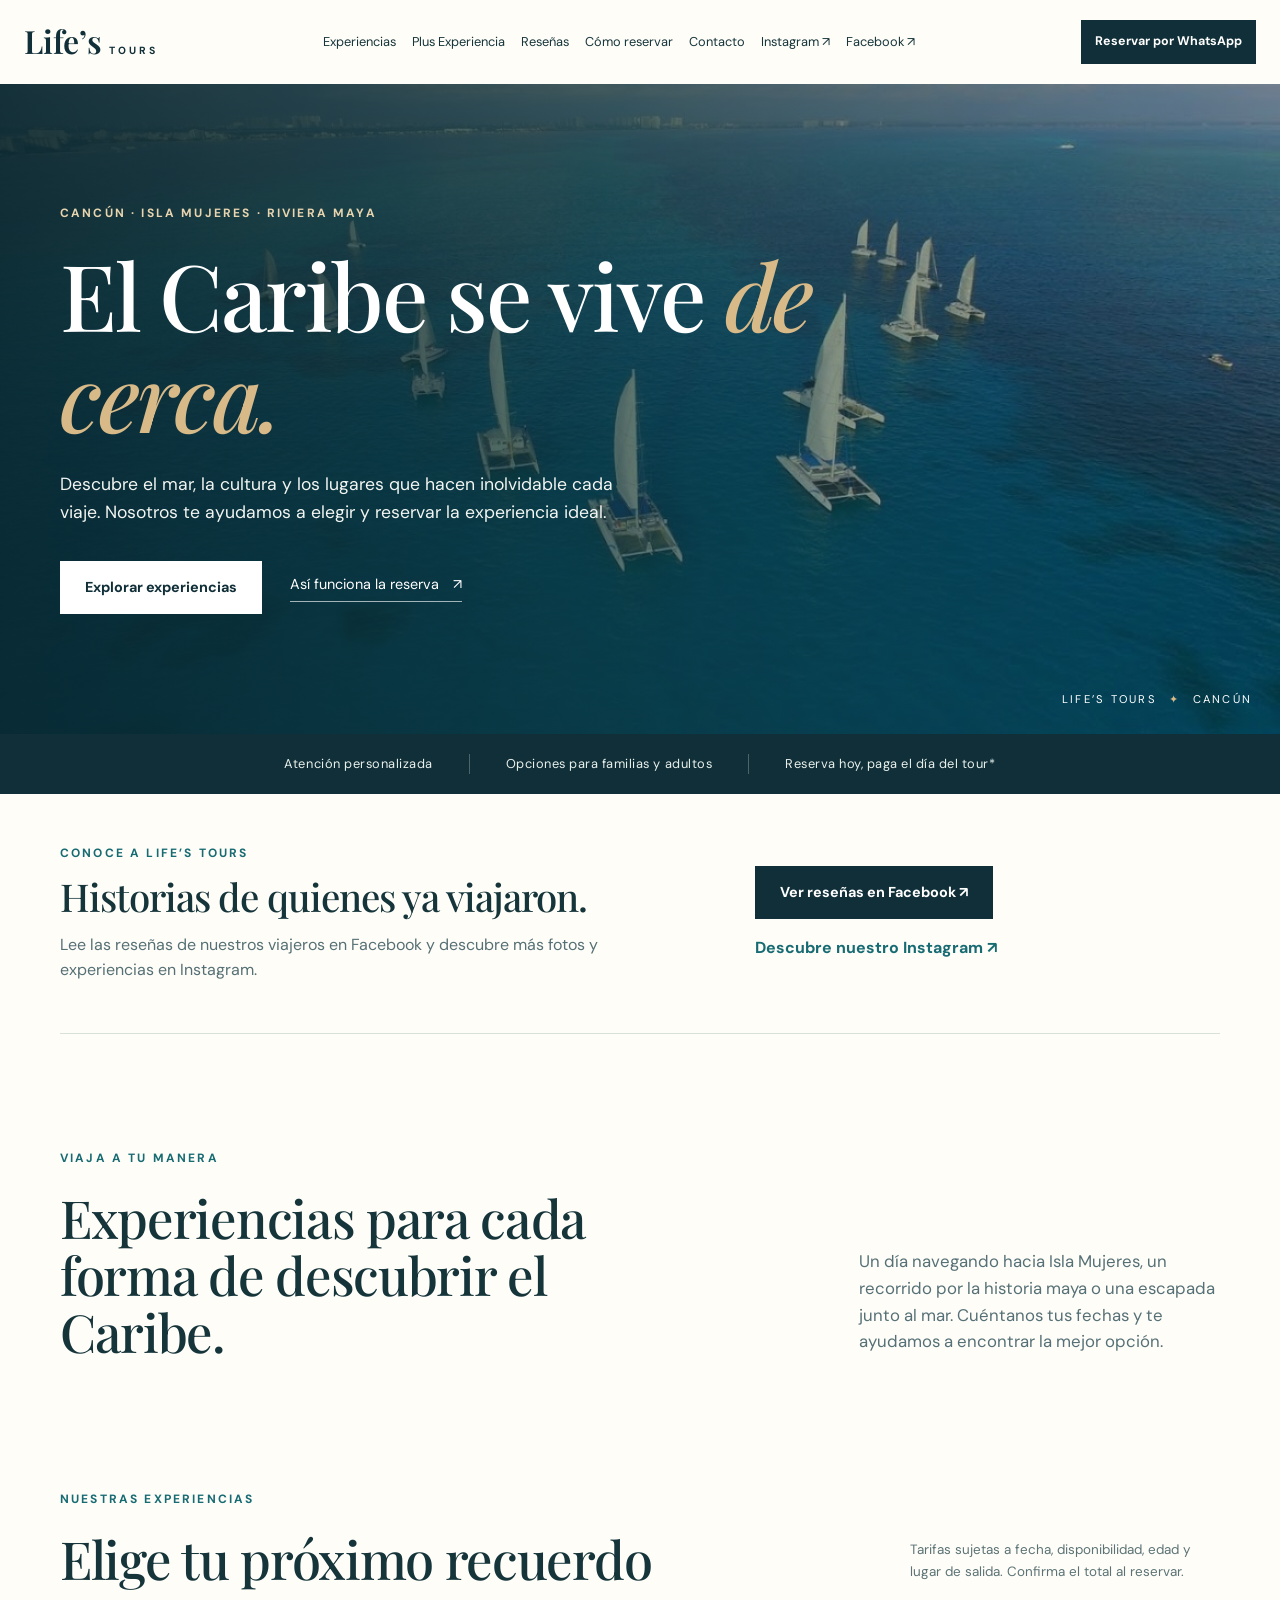
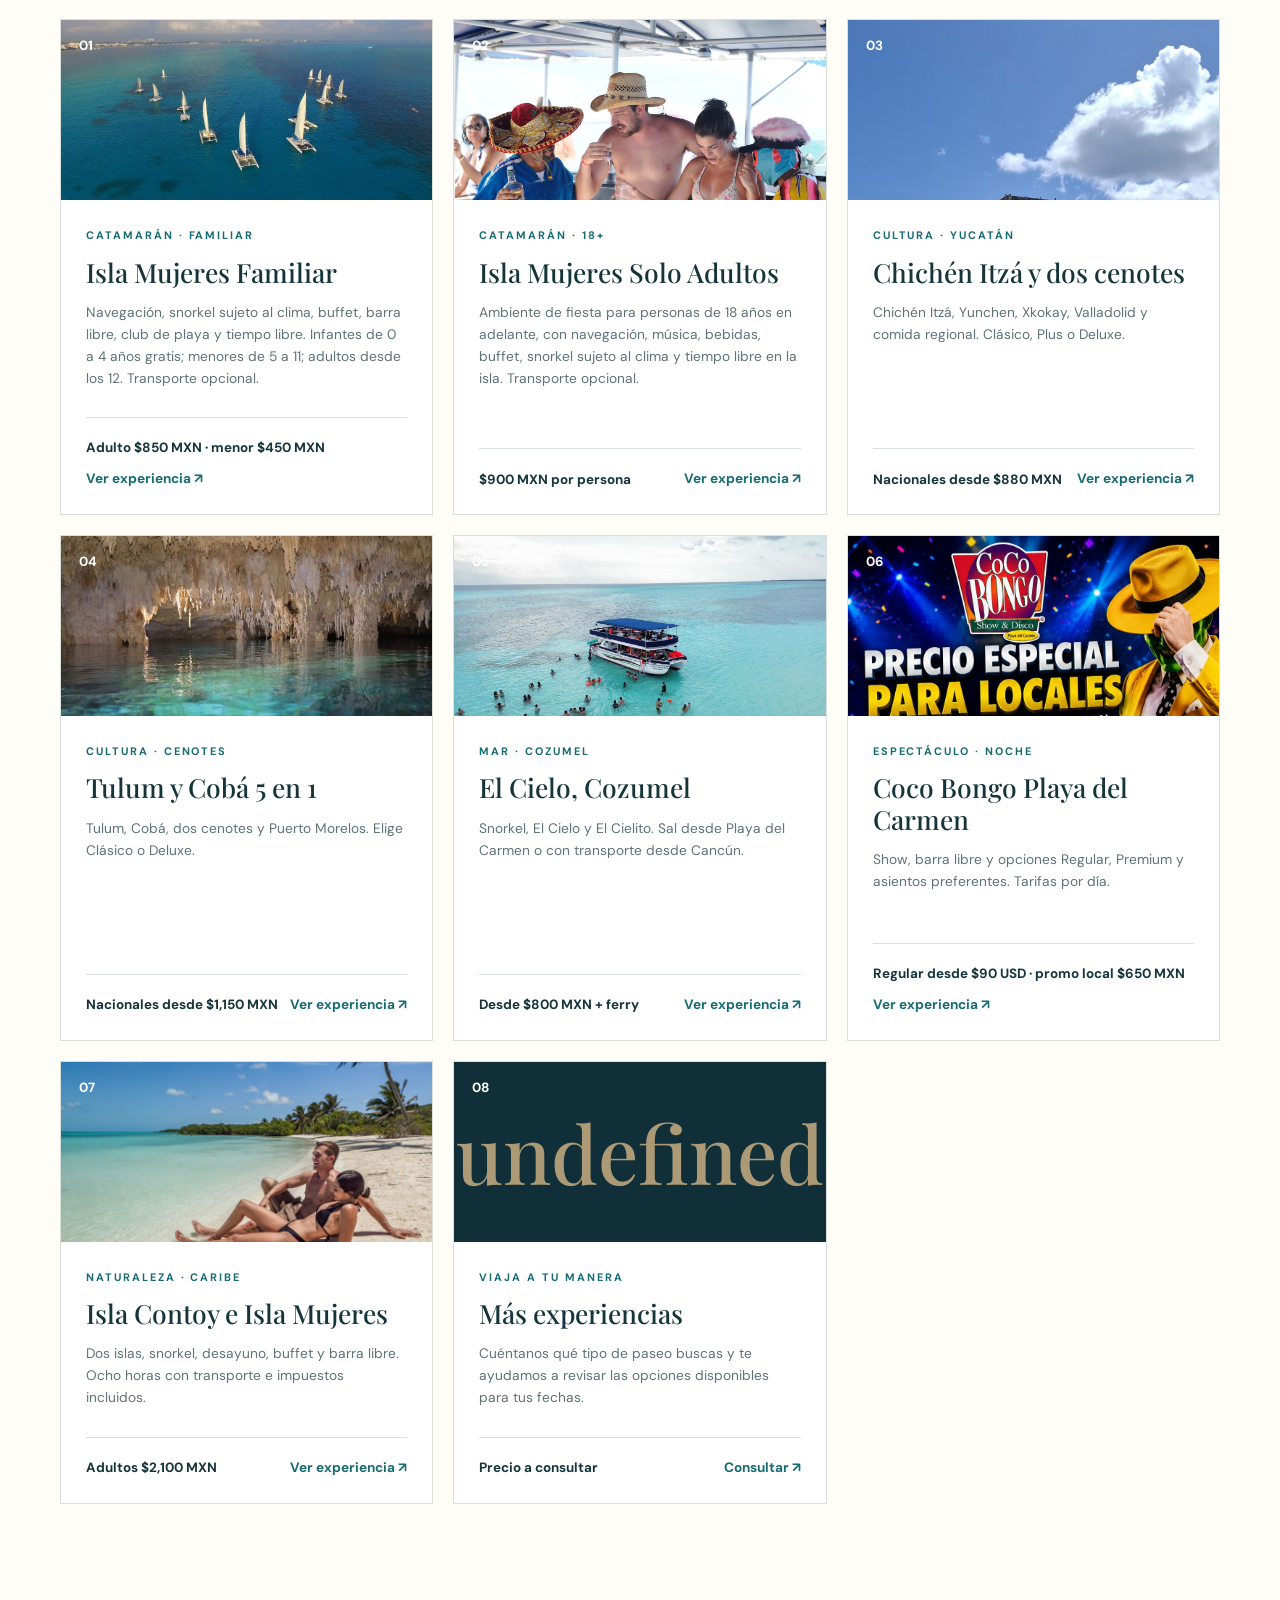
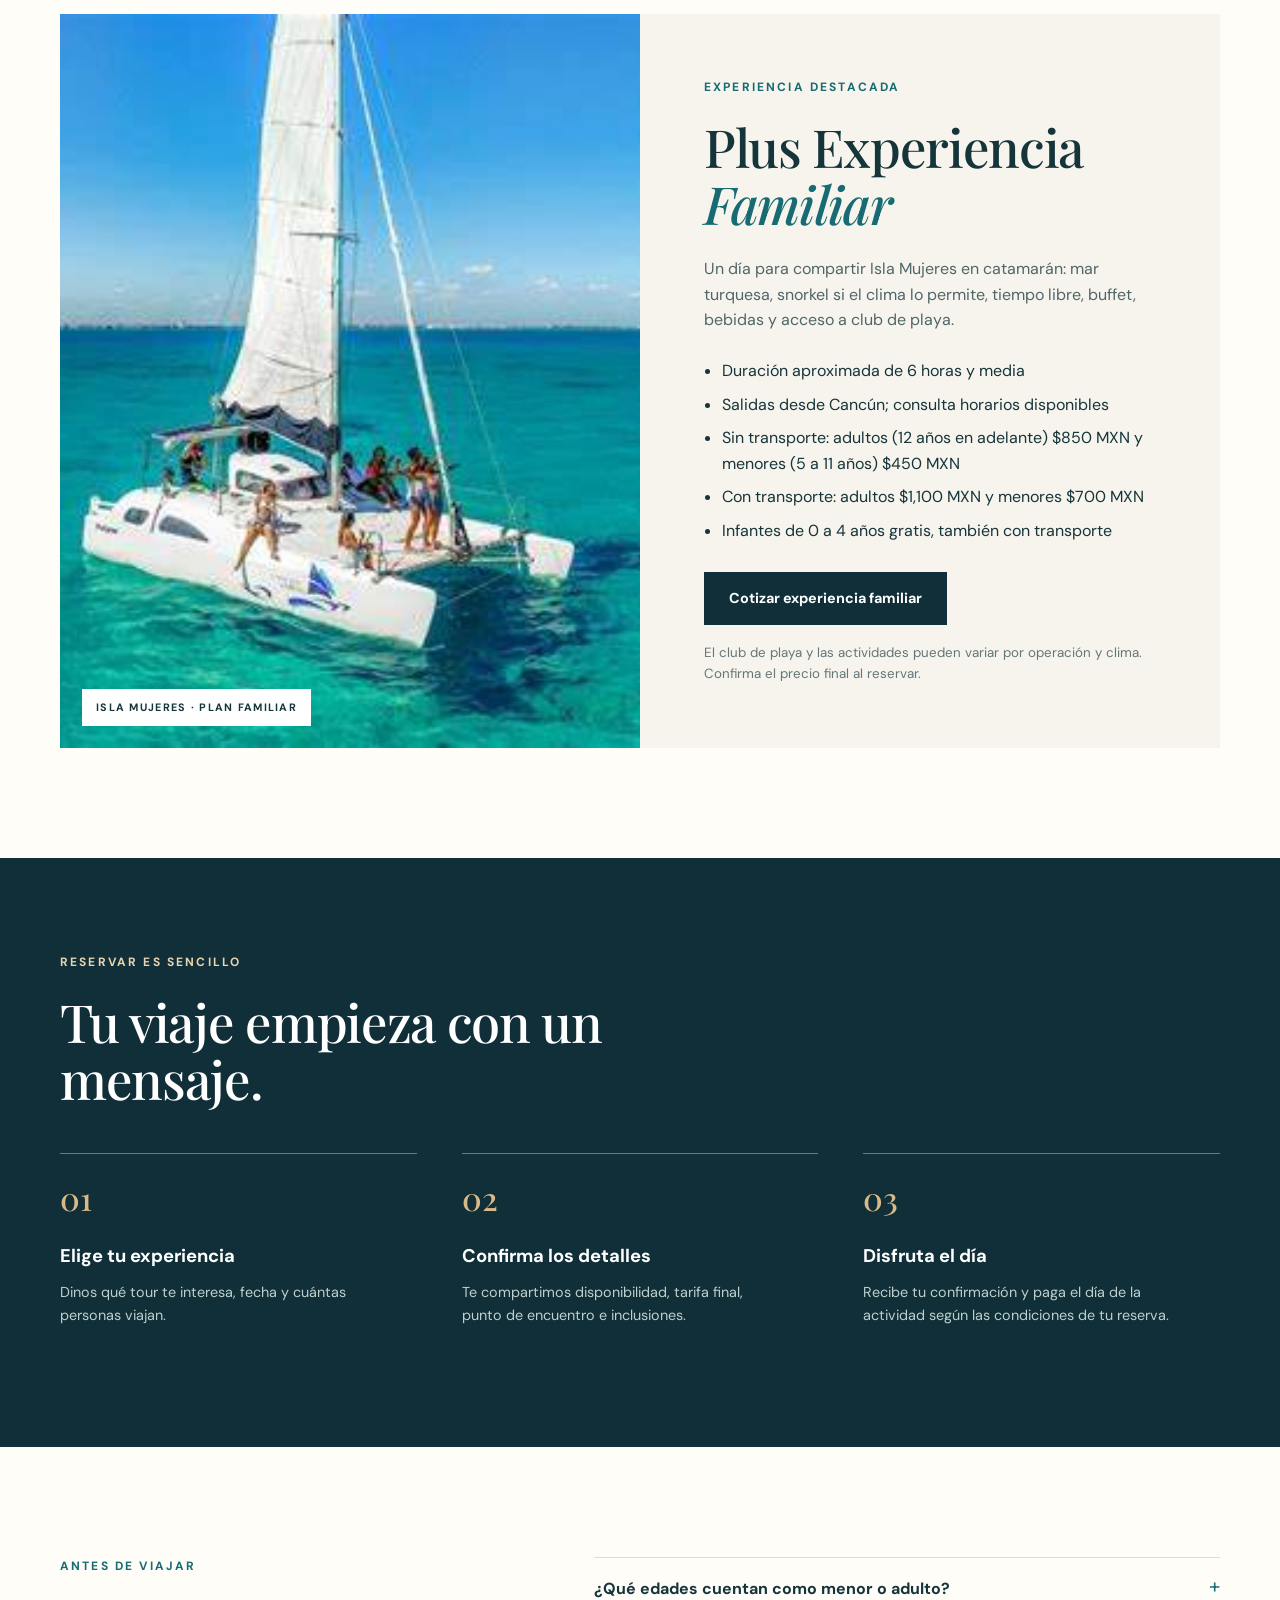
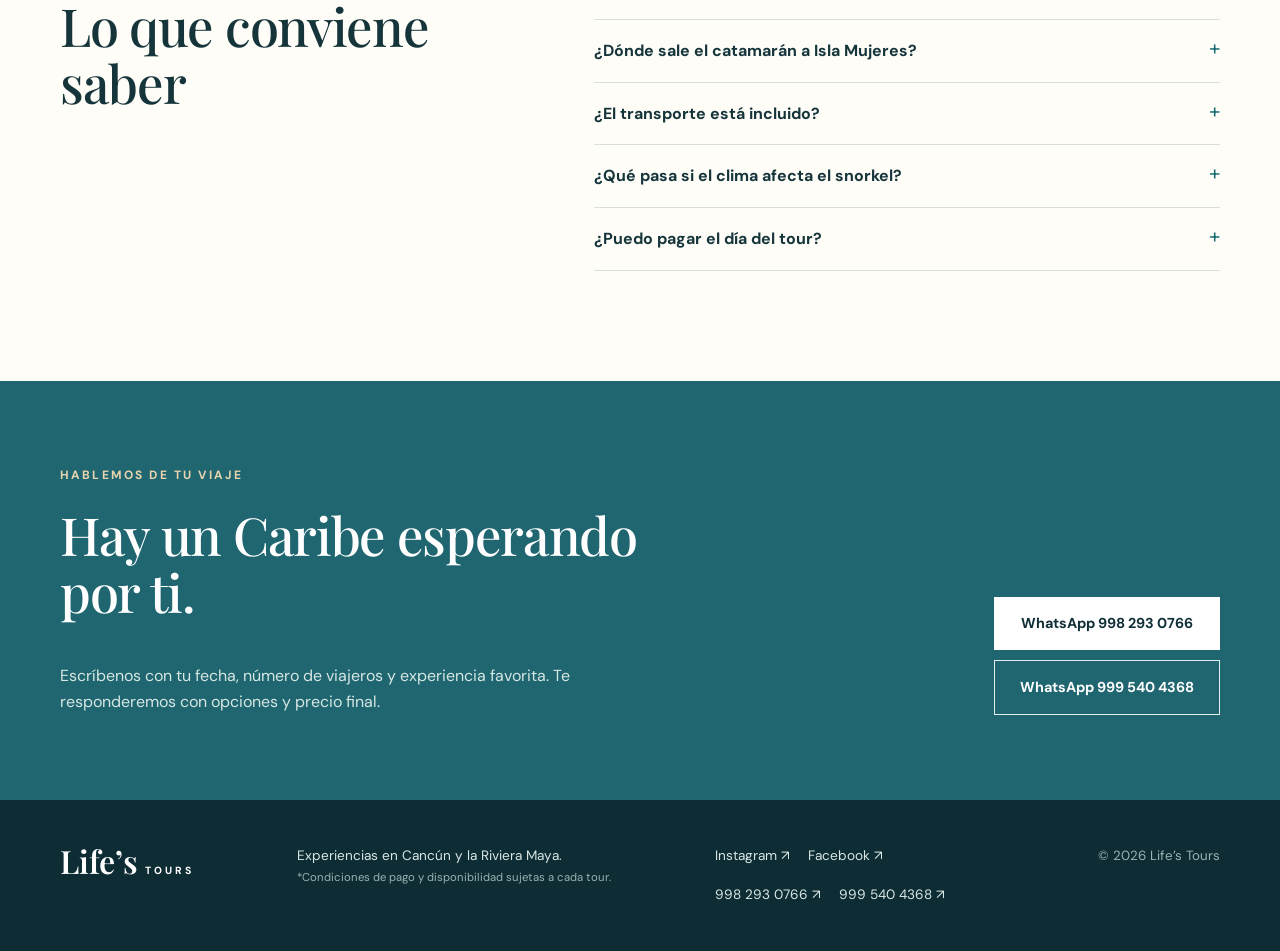
<file: index.html>
<!doctype html>
<html lang="es">
<head>
  <meta charset="utf-8">
  <meta name="viewport" content="width=device-width,initial-scale=1">
  <meta name="theme-color" content="#102f38">
  <meta name="description" content="Life's Tours: experiencias en Cancún, Isla Mujeres y la Riviera Maya. Catamarán, Chichén Itzá, Tulum, Cozumel y más. Reserva por WhatsApp y paga el día del tour.">
  <title>Life's Tours | Experiencias en el Caribe mexicano</title>
  <link rel="preconnect" href="https://fonts.googleapis.com">
  <link rel="preconnect" href="https://fonts.gstatic.com" crossorigin>
  <link href="https://fonts.googleapis.com/css2?family=DM+Sans:wght@400;500;600;700&family=Playfair+Display:wght@500;600&display=swap" rel="stylesheet">
  <link rel="stylesheet" href="estilo.css">
</head>
<body>
<header class="header">
  <a class="wordmark" href="#inicio" aria-label="Life's Tours, inicio"><span>Life’s</span><small>TOURS</small></a>
  <button class="menu-toggle" aria-label="Abrir menú" aria-expanded="false">Menú <span>☰</span></button>
  <nav class="nav" aria-label="Navegación principal"><a href="#experiencias">Experiencias</a><a href="#plus">Plus Experiencia</a><a href="#resenas">Reseñas</a><a href="#como-reservar">Cómo reservar</a><a href="#contacto">Contacto</a><a href="https://www.instagram.com/lifestours/" target="_blank" rel="noopener">Instagram ↗</a><a href="https://www.facebook.com/Lifesotours" target="_blank" rel="noopener">Facebook ↗</a></nav>
  <a class="header-cta" href="https://wa.me/529982930766?text=Hola%2C%20quiero%20informaci%C3%B3n%20de%20los%20tours%20de%20Life%27s%20Tours" target="_blank" rel="noopener">Reservar por WhatsApp</a>
</header>
<main>
<section class="hero" id="inicio">
  <div class="hero-shade"></div>
  <div class="hero-inner"><span class="eyebrow light">CANCÚN · ISLA MUJERES · RIVIERA MAYA</span><h1>El Caribe se vive <em>de cerca.</em></h1><p>Descubre el mar, la cultura y los lugares que hacen inolvidable cada viaje. Nosotros te ayudamos a elegir y reservar la experiencia ideal.</p><div class="hero-actions"><a class="button button-light" href="#experiencias">Explorar experiencias</a><a class="text-link" href="#como-reservar">Así funciona la reserva <span aria-hidden="true">↗</span></a></div></div>
  <div class="hero-side">LIFE’S TOURS <span>✦</span> CANCÚN</div>
</section>
<div class="promise"><span>Atención personalizada</span><span>Opciones para familias y adultos</span><span>Reserva hoy, paga el día del tour*</span></div>
<section class="social-proof section-shell"><div><span class="eyebrow">CONOCE A LIFE’S TOURS</span><h2>Historias de quienes ya viajaron.</h2><p>Lee las reseñas de nuestros viajeros en Facebook y descubre más fotos y experiencias en Instagram.</p></div><div class="social-proof-links"><a class="button button-dark" href="https://web.facebook.com/Lifesotours/reviews" target="_blank" rel="noopener">Ver reseñas en Facebook ↗</a><a class="social-instagram" href="https://www.instagram.com/lifestours/" target="_blank" rel="noopener">Descubre nuestro Instagram ↗</a></div></section><section class="intro section-shell"><div><span class="eyebrow">VIAJA A TU MANERA</span><h2>Experiencias para cada forma de descubrir el Caribe.</h2></div><p>Un día navegando hacia Isla Mujeres, un recorrido por la historia maya o una escapada junto al mar. Cuéntanos tus fechas y te ayudamos a encontrar la mejor opción.</p></section>
<section class="catalog section-shell" id="experiencias"><div class="section-head"><div><span class="eyebrow">NUESTRAS EXPERIENCIAS</span><h2>Elige tu próximo recuerdo</h2></div><p>Tarifas sujetas a fecha, disponibilidad, edad y lugar de salida. Confirma el total al reservar.</p></div><div class="cards" id="cards"></div></section>
<section class="feature section-shell" id="plus"><div class="feature-visual"><img src="imagen/catamaran.jpg" alt="Catamarán navegando en el Caribe" loading="lazy"><span class="image-note">ISLA MUJERES · PLAN FAMILIAR</span></div><div class="feature-copy"><span class="eyebrow">EXPERIENCIA DESTACADA</span><h2>Plus Experiencia <em>Familiar</em></h2><p>Un día para compartir Isla Mujeres en catamarán: mar turquesa, snorkel si el clima lo permite, tiempo libre, buffet, bebidas y acceso a club de playa.</p><ul><li>Duración aproximada de 6 horas y media</li><li>Salidas desde Cancún; consulta horarios disponibles</li><li>Sin transporte: adultos (12 años en adelante) $850 MXN y menores (5 a 11 años) $450 MXN</li><li>Con transporte: adultos $1,100 MXN y menores $700 MXN</li><li>Infantes de 0 a 4 años gratis, también con transporte</li></ul><a class="button button-dark" id="plus-link" href="#contacto">Cotizar experiencia familiar</a><small>El club de playa y las actividades pueden variar por operación y clima. Confirma el precio final al reservar.</small></div></section>
<section class="steps" id="como-reservar"><div class="section-shell"><span class="eyebrow light">RESERVAR ES SENCILLO</span><h2>Tu viaje empieza con un mensaje.</h2><div class="step-grid"><div><b>01</b><h3>Elige tu experiencia</h3><p>Dinos qué tour te interesa, fecha y cuántas personas viajan.</p></div><div><b>02</b><h3>Confirma los detalles</h3><p>Te compartimos disponibilidad, tarifa final, punto de encuentro e inclusiones.</p></div><div><b>03</b><h3>Disfruta el día</h3><p>Recibe tu confirmación y paga el día de la actividad según las condiciones de tu reserva.</p></div></div></div></section>

<section class="faq section-shell"><div><span class="eyebrow">ANTES DE VIAJAR</span><h2>Lo que conviene saber</h2></div><div class="faq-list"><details><summary>¿Qué edades cuentan como menor o adulto?</summary><p>En Isla Mujeres Familiar, los infantes de 0 a 4 años van gratis, los menores son de 5 a 11 años y la tarifa de adulto aplica desde los 12 años. El tour Solo Adultos es para personas de 18 años en adelante.</p></details><details><summary>¿Dónde sale el catamarán a Isla Mujeres?</summary><p>Desde Cancún. El punto de encuentro es en la zona del Hotel Imperial Las Perlas; te enviamos la ubicación e indicaciones exactas al confirmar.</p></details><details><summary>¿El transporte está incluido?</summary><p>En el tour familiar es opcional: con transporte cuesta $1,100 MXN por adulto y $700 MXN por menor de 5 a 11 años. Los infantes de 0 a 4 años van gratis. Confirma tu zona de recogida al reservar.</p></details><details><summary>¿Qué pasa si el clima afecta el snorkel?</summary><p>La actividad de snorkel depende de las condiciones del mar y las indicaciones del operador para la seguridad de los pasajeros.</p></details><details><summary>¿Puedo pagar el día del tour?</summary><p>En las experiencias elegibles, sí. Confirma por WhatsApp la forma de pago y las condiciones particulares de tu recorrido.</p></details></div></section>
<section class="closing" id="contacto"><div class="section-shell closing-inner"><div><span class="eyebrow light">HABLEMOS DE TU VIAJE</span><h2>Hay un Caribe esperando por ti.</h2><p>Escríbenos con tu fecha, número de viajeros y experiencia favorita. Te responderemos con opciones y precio final.</p></div><div class="contact-buttons"><a class="button button-light" href="https://wa.me/529982930766?text=Hola%20Life%27s%20Tours%2C%20quiero%20cotizar%20una%20experiencia." target="_blank" rel="noopener">WhatsApp 998 293 0766</a><a class="button button-outline" href="https://wa.me/529995404368?text=Hola%20Life%27s%20Tours%2C%20quiero%20cotizar%20una%20experiencia." target="_blank" rel="noopener">WhatsApp 999 540 4368</a></div></div></section>
</main>
<footer><div class="section-shell footer-inner"><div class="wordmark"><span>Life’s</span><small>TOURS</small></div><p>Experiencias en Cancún y la Riviera Maya.<br><small>*Condiciones de pago y disponibilidad sujetas a cada tour.</small></p><div><a href="https://www.instagram.com/lifestours/" target="_blank" rel="noopener">Instagram ↗</a><a href="https://www.facebook.com/Lifesotours" target="_blank" rel="noopener">Facebook ↗</a><a href="https://wa.me/529982930766" target="_blank" rel="noopener">998 293 0766 ↗</a><a href="https://wa.me/529995404368" target="_blank" rel="noopener">999 540 4368 ↗</a></div><small>© <span id="year"></span> Life’s Tours</small></div></footer>
<script src="script.js"></script>
</body></html>
</file>
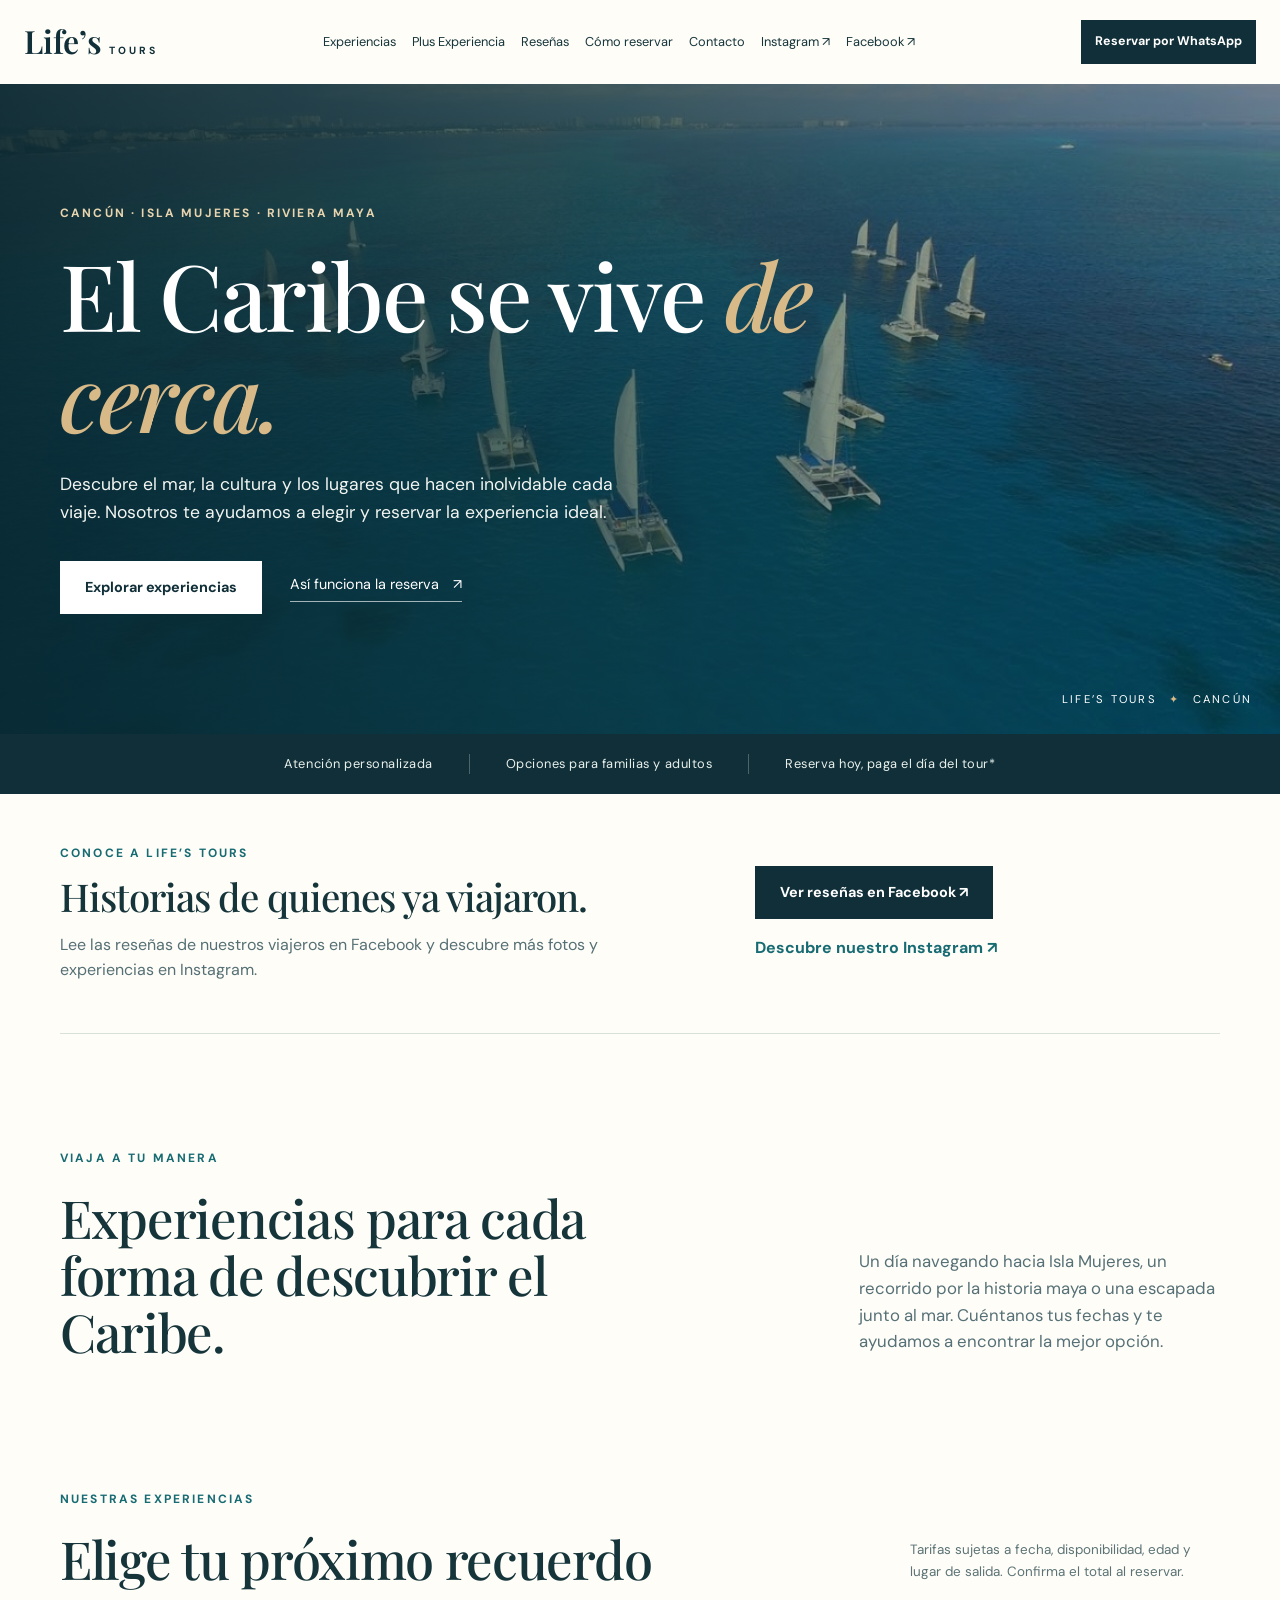
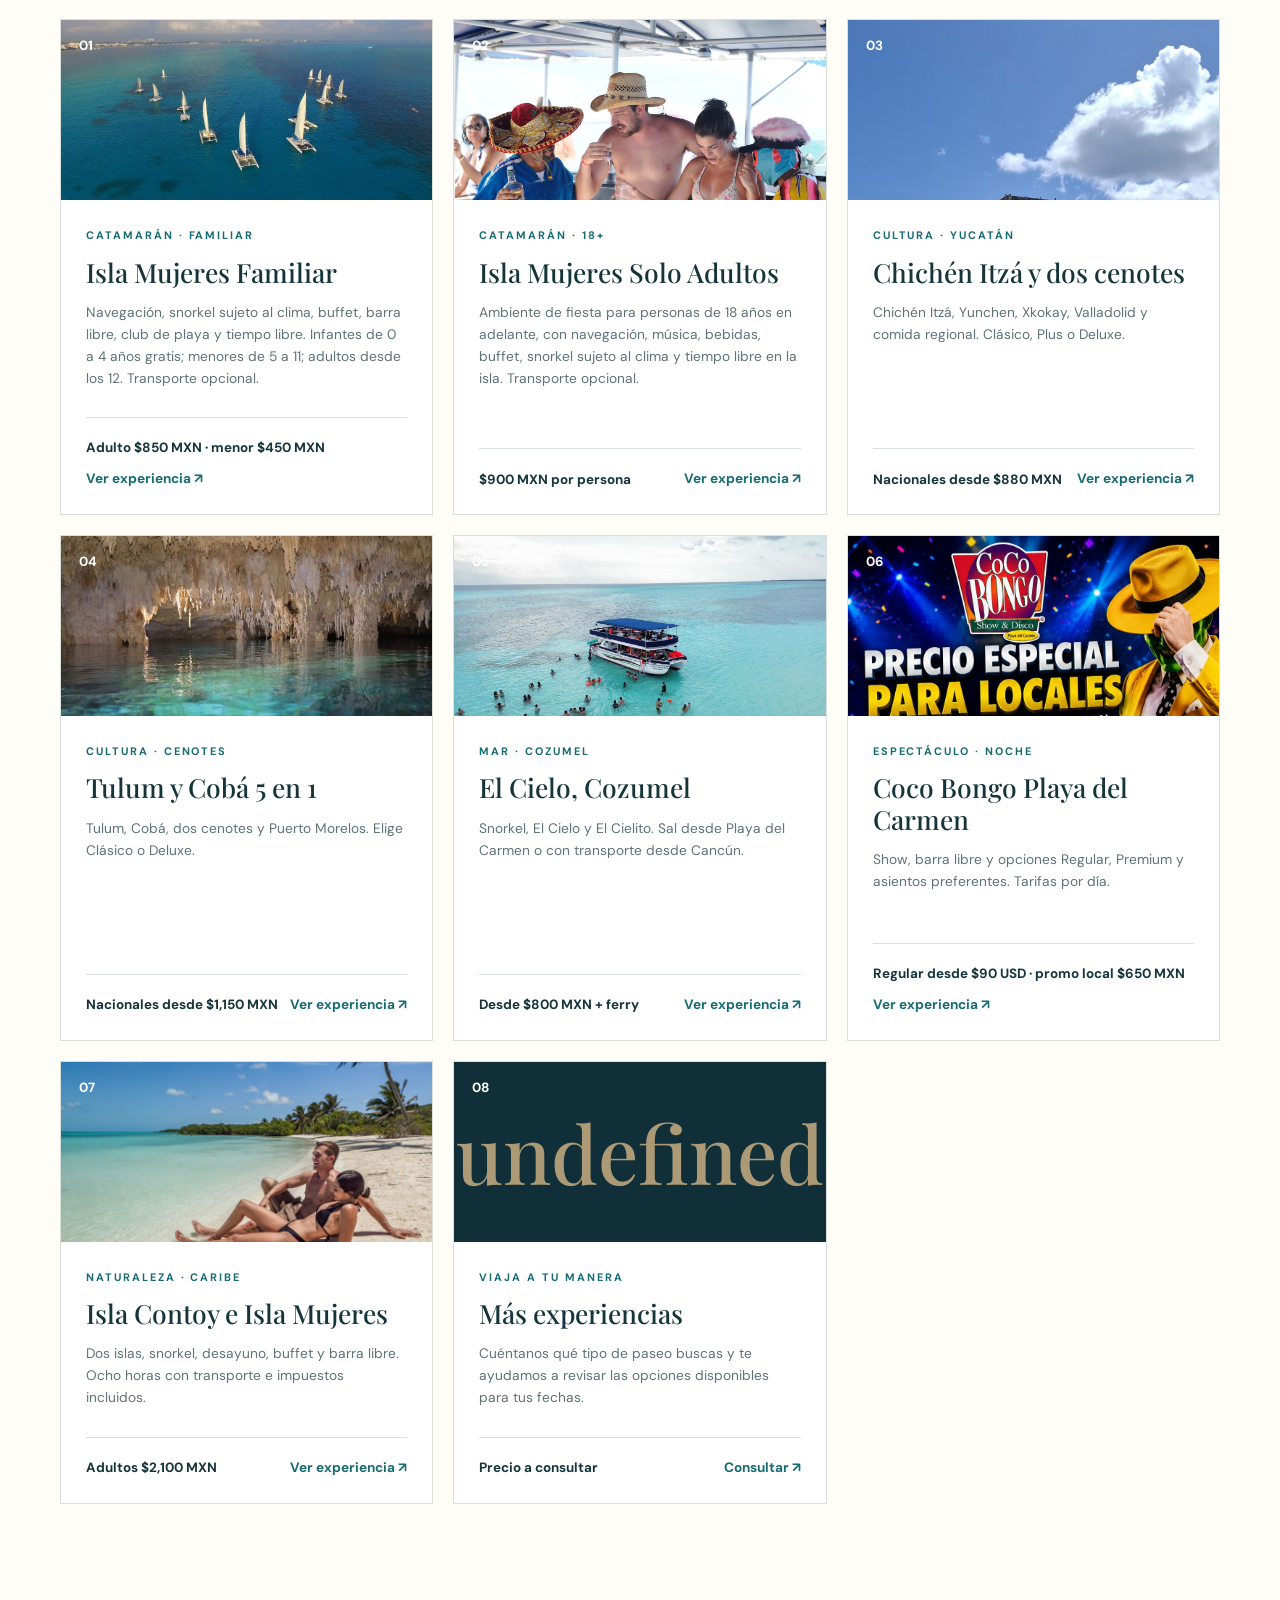
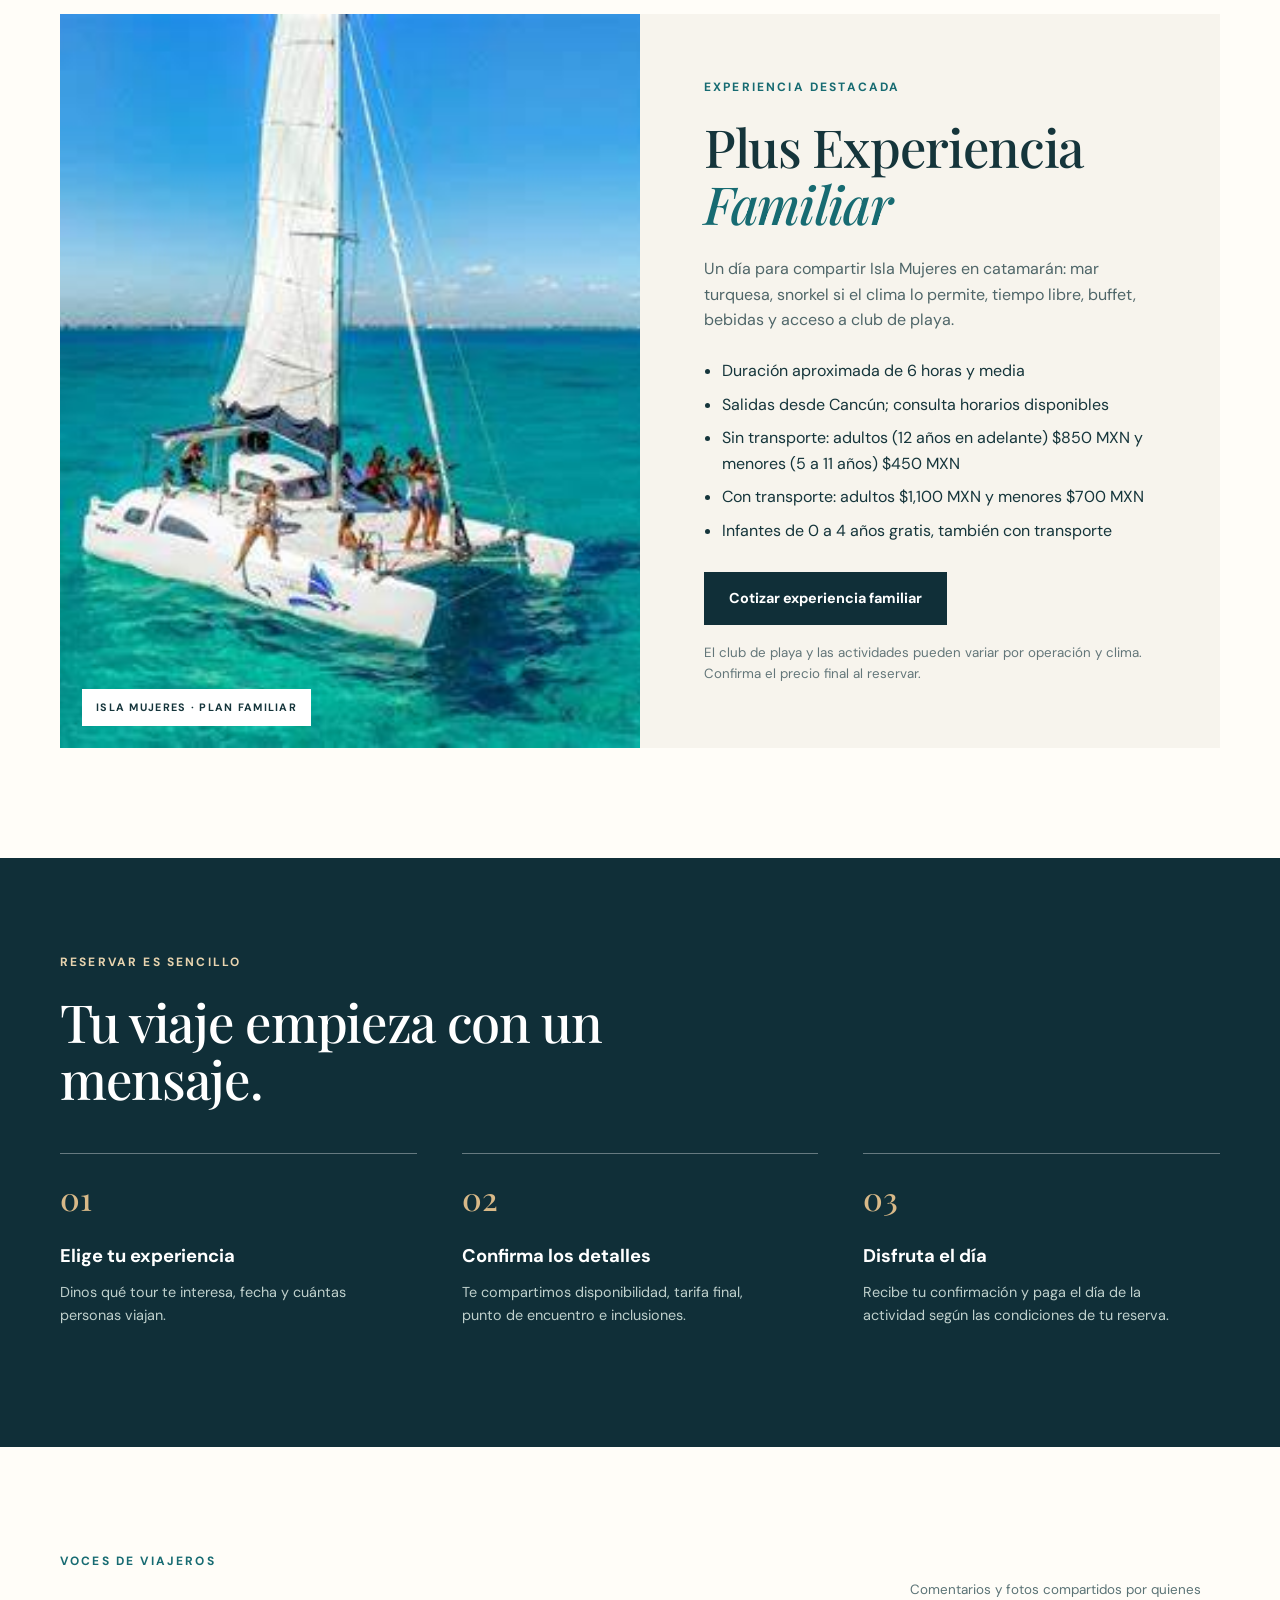
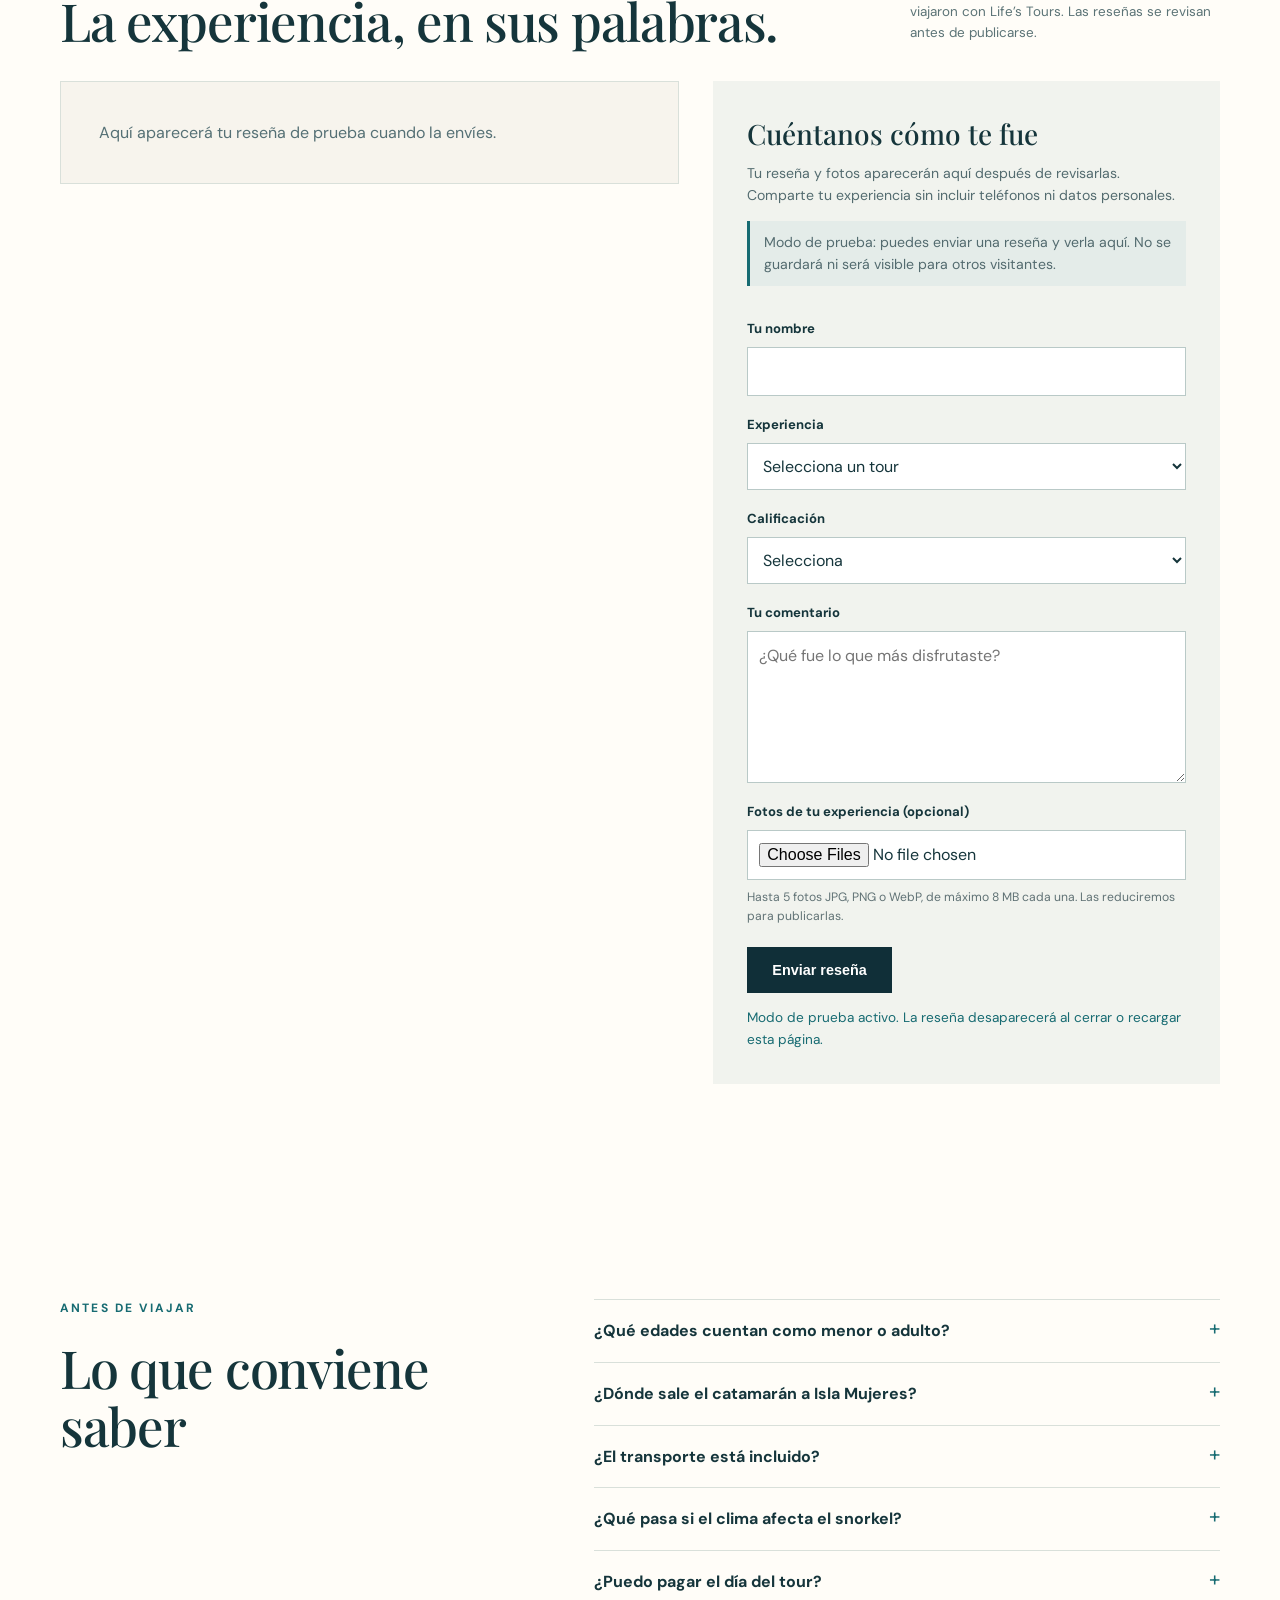
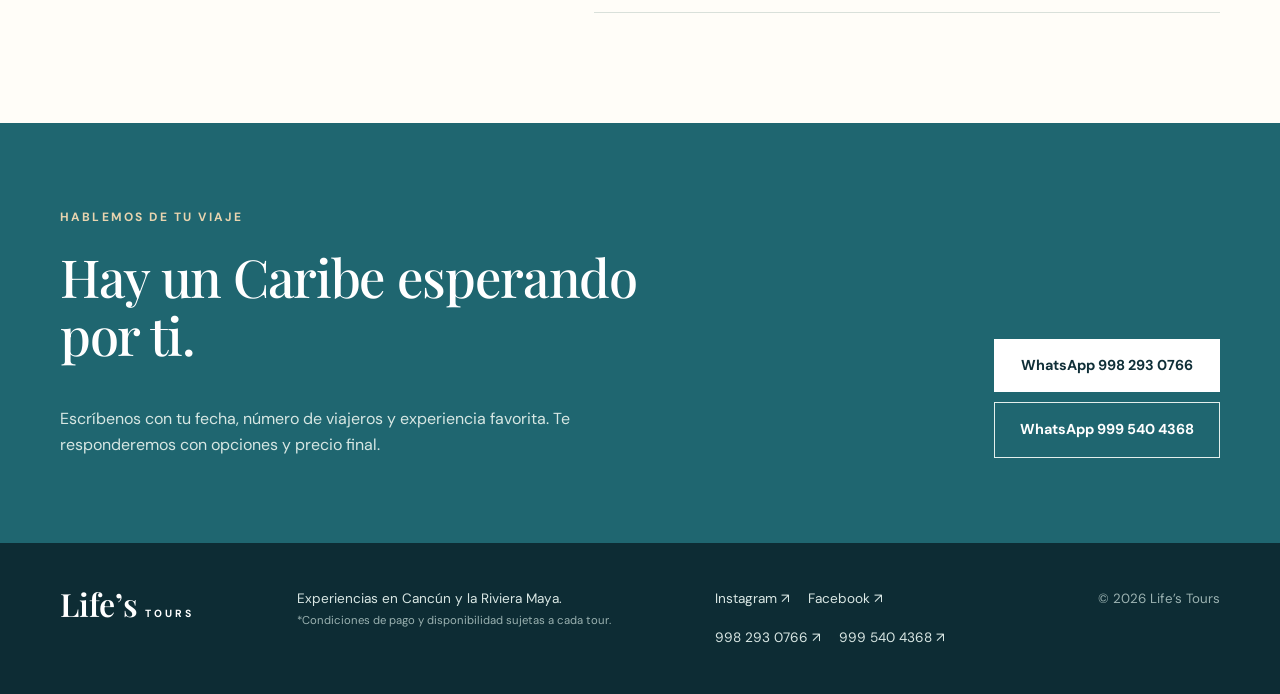
<file: lifes-tours-renovacion/index.html>
<!doctype html>
<html lang="es">
<head>
  <meta charset="utf-8">
  <meta name="viewport" content="width=device-width,initial-scale=1">
  <meta name="theme-color" content="#102f38">
  <meta name="description" content="Life's Tours: experiencias en Cancún, Isla Mujeres y la Riviera Maya. Catamarán, Chichén Itzá, Tulum, Cozumel y más. Reserva por WhatsApp y paga el día del tour.">
  <title>Life's Tours | Experiencias en el Caribe mexicano</title>
  <link rel="preconnect" href="https://fonts.googleapis.com">
  <link rel="preconnect" href="https://fonts.gstatic.com" crossorigin>
  <link href="https://fonts.googleapis.com/css2?family=DM+Sans:wght@400;500;600;700&family=Playfair+Display:wght@500;600&display=swap" rel="stylesheet">
  <link rel="stylesheet" href="estilo.css">
</head>
<body>
<header class="header">
  <a class="wordmark" href="#inicio" aria-label="Life's Tours, inicio"><span>Life’s</span><small>TOURS</small></a>
  <button class="menu-toggle" aria-label="Abrir menú" aria-expanded="false">Menú <span>☰</span></button>
  <nav class="nav" aria-label="Navegación principal"><a href="#experiencias">Experiencias</a><a href="#plus">Plus Experiencia</a><a href="#resenas">Reseñas</a><a href="#como-reservar">Cómo reservar</a><a href="#contacto">Contacto</a><a href="https://www.instagram.com/lifestours/" target="_blank" rel="noopener">Instagram ↗</a><a href="https://www.facebook.com/Lifesotours" target="_blank" rel="noopener">Facebook ↗</a></nav>
  <a class="header-cta" href="https://wa.me/529982930766?text=Hola%2C%20quiero%20informaci%C3%B3n%20de%20los%20tours%20de%20Life%27s%20Tours" target="_blank" rel="noopener">Reservar por WhatsApp</a>
</header>
<main>
<section class="hero" id="inicio">
  <div class="hero-shade"></div>
  <div class="hero-inner"><span class="eyebrow light">CANCÚN · ISLA MUJERES · RIVIERA MAYA</span><h1>El Caribe se vive <em>de cerca.</em></h1><p>Descubre el mar, la cultura y los lugares que hacen inolvidable cada viaje. Nosotros te ayudamos a elegir y reservar la experiencia ideal.</p><div class="hero-actions"><a class="button button-light" href="#experiencias">Explorar experiencias</a><a class="text-link" href="#como-reservar">Así funciona la reserva <span aria-hidden="true">↗</span></a></div></div>
  <div class="hero-side">LIFE’S TOURS <span>✦</span> CANCÚN</div>
</section>
<div class="promise"><span>Atención personalizada</span><span>Opciones para familias y adultos</span><span>Reserva hoy, paga el día del tour*</span></div>
<section class="social-proof section-shell"><div><span class="eyebrow">CONOCE A LIFE’S TOURS</span><h2>Historias de quienes ya viajaron.</h2><p>Lee las reseñas de nuestros viajeros en Facebook y descubre más fotos y experiencias en Instagram.</p></div><div class="social-proof-links"><a class="button button-dark" href="https://web.facebook.com/Lifesotours/reviews" target="_blank" rel="noopener">Ver reseñas en Facebook ↗</a><a class="social-instagram" href="https://www.instagram.com/lifestours/" target="_blank" rel="noopener">Descubre nuestro Instagram ↗</a></div></section><section class="intro section-shell"><div><span class="eyebrow">VIAJA A TU MANERA</span><h2>Experiencias para cada forma de descubrir el Caribe.</h2></div><p>Un día navegando hacia Isla Mujeres, un recorrido por la historia maya o una escapada junto al mar. Cuéntanos tus fechas y te ayudamos a encontrar la mejor opción.</p></section>
<section class="catalog section-shell" id="experiencias"><div class="section-head"><div><span class="eyebrow">NUESTRAS EXPERIENCIAS</span><h2>Elige tu próximo recuerdo</h2></div><p>Tarifas sujetas a fecha, disponibilidad, edad y lugar de salida. Confirma el total al reservar.</p></div><div class="cards" id="cards"></div></section>
<section class="feature section-shell" id="plus"><div class="feature-visual"><img src="imagen/catamaran.jpg" alt="Catamarán navegando en el Caribe" loading="lazy"><span class="image-note">ISLA MUJERES · PLAN FAMILIAR</span></div><div class="feature-copy"><span class="eyebrow">EXPERIENCIA DESTACADA</span><h2>Plus Experiencia <em>Familiar</em></h2><p>Un día para compartir Isla Mujeres en catamarán: mar turquesa, snorkel si el clima lo permite, tiempo libre, buffet, bebidas y acceso a club de playa.</p><ul><li>Duración aproximada de 6 horas y media</li><li>Salidas desde Cancún; consulta horarios disponibles</li><li>Sin transporte: adultos (12 años en adelante) $850 MXN y menores (5 a 11 años) $450 MXN</li><li>Con transporte: adultos $1,100 MXN y menores $700 MXN</li><li>Infantes de 0 a 4 años gratis, también con transporte</li></ul><a class="button button-dark" id="plus-link" href="#contacto">Cotizar experiencia familiar</a><small>El club de playa y las actividades pueden variar por operación y clima. Confirma el precio final al reservar.</small></div></section>
<section class="steps" id="como-reservar"><div class="section-shell"><span class="eyebrow light">RESERVAR ES SENCILLO</span><h2>Tu viaje empieza con un mensaje.</h2><div class="step-grid"><div><b>01</b><h3>Elige tu experiencia</h3><p>Dinos qué tour te interesa, fecha y cuántas personas viajan.</p></div><div><b>02</b><h3>Confirma los detalles</h3><p>Te compartimos disponibilidad, tarifa final, punto de encuentro e inclusiones.</p></div><div><b>03</b><h3>Disfruta el día</h3><p>Recibe tu confirmación y paga el día de la actividad según las condiciones de tu reserva.</p></div></div></div></section>
<section class="reviews section-shell" id="resenas"><div class="section-head"><div><span class="eyebrow">VOCES DE VIAJEROS</span><h2>La experiencia, en sus palabras.</h2></div><p>Comentarios y fotos compartidos por quienes viajaron con Life’s Tours. Las reseñas se revisan antes de publicarse.</p></div><div class="reviews-layout"><div><div id="reviews-list" class="reviews-list" aria-live="polite"><p class="reviews-empty">Cargando reseñas…</p></div></div><div class="review-panel"><h3>Cuéntanos cómo te fue</h3><p>Tu reseña y fotos aparecerán aquí después de revisarlas. Comparte tu experiencia sin incluir teléfonos ni datos personales.</p><form id="review-form"><label for="review-name">Tu nombre</label><input id="review-name" name="name" type="text" maxlength="60" minlength="2" autocomplete="name" required><label for="review-tour">Experiencia</label><select id="review-tour" name="tour" required><option value="">Selecciona un tour</option><option>Isla Mujeres Familiar</option><option>Isla Mujeres Solo Adultos</option><option>Chichén Itzá</option><option>Tulum</option><option>El Cielo, Cozumel</option><option>Coco Bongo</option><option>Isla Contoy e Isla Mujeres</option></select><label for="review-rating">Calificación</label><select id="review-rating" name="rating" required><option value="">Selecciona</option><option value="5">5 estrellas</option><option value="4">4 estrellas</option><option value="3">3 estrellas</option><option value="2">2 estrellas</option><option value="1">1 estrella</option></select><label for="review-comment">Tu comentario</label><textarea id="review-comment" name="comment" minlength="15" maxlength="1000" rows="5" placeholder="¿Qué fue lo que más disfrutaste?" required></textarea><label for="review-photo">Fotos de tu experiencia (opcional)</label><input id="review-photo" name="photo" type="file" accept="image/jpeg,image/png,image/webp" multiple><small class="photo-help">Hasta 5 fotos JPG, PNG o WebP, de máximo 8 MB cada una. Las reduciremos para publicarlas.</small><div class="review-trap" aria-hidden="true"><label for="review-website">Sitio web</label><input id="review-website" name="website" tabindex="-1" autocomplete="off"></div><button class="button button-dark" type="submit">Enviar reseña</button><p id="review-status" class="review-status" role="status"></p></form></div></div></section>
<section class="faq section-shell"><div><span class="eyebrow">ANTES DE VIAJAR</span><h2>Lo que conviene saber</h2></div><div class="faq-list"><details><summary>¿Qué edades cuentan como menor o adulto?</summary><p>En Isla Mujeres Familiar, los infantes de 0 a 4 años van gratis, los menores son de 5 a 11 años y la tarifa de adulto aplica desde los 12 años. El tour Solo Adultos es para personas de 18 años en adelante.</p></details><details><summary>¿Dónde sale el catamarán a Isla Mujeres?</summary><p>Desde Cancún. El punto de encuentro es en la zona del Hotel Imperial Las Perlas; te enviamos la ubicación e indicaciones exactas al confirmar.</p></details><details><summary>¿El transporte está incluido?</summary><p>En el tour familiar es opcional: con transporte cuesta $1,100 MXN por adulto y $700 MXN por menor de 5 a 11 años. Los infantes de 0 a 4 años van gratis. Confirma tu zona de recogida al reservar.</p></details><details><summary>¿Qué pasa si el clima afecta el snorkel?</summary><p>La actividad de snorkel depende de las condiciones del mar y las indicaciones del operador para la seguridad de los pasajeros.</p></details><details><summary>¿Puedo pagar el día del tour?</summary><p>En las experiencias elegibles, sí. Confirma por WhatsApp la forma de pago y las condiciones particulares de tu recorrido.</p></details></div></section>
<section class="closing" id="contacto"><div class="section-shell closing-inner"><div><span class="eyebrow light">HABLEMOS DE TU VIAJE</span><h2>Hay un Caribe esperando por ti.</h2><p>Escríbenos con tu fecha, número de viajeros y experiencia favorita. Te responderemos con opciones y precio final.</p></div><div class="contact-buttons"><a class="button button-light" href="https://wa.me/529982930766?text=Hola%20Life%27s%20Tours%2C%20quiero%20cotizar%20una%20experiencia." target="_blank" rel="noopener">WhatsApp 998 293 0766</a><a class="button button-outline" href="https://wa.me/529995404368?text=Hola%20Life%27s%20Tours%2C%20quiero%20cotizar%20una%20experiencia." target="_blank" rel="noopener">WhatsApp 999 540 4368</a></div></div></section>
</main>
<footer><div class="section-shell footer-inner"><div class="wordmark"><span>Life’s</span><small>TOURS</small></div><p>Experiencias en Cancún y la Riviera Maya.<br><small>*Condiciones de pago y disponibilidad sujetas a cada tour.</small></p><div><a href="https://www.instagram.com/lifestours/" target="_blank" rel="noopener">Instagram ↗</a><a href="https://www.facebook.com/Lifesotours" target="_blank" rel="noopener">Facebook ↗</a><a href="https://wa.me/529982930766" target="_blank" rel="noopener">998 293 0766 ↗</a><a href="https://wa.me/529995404368" target="_blank" rel="noopener">999 540 4368 ↗</a></div><small>© <span id="year"></span> Life’s Tours</small></div></footer>
<script src="script.js"></script>
<script src="reviews-config.js"></script>
<script src="reviews.js"></script>
</body></html>
</file>
<file: estilo.css>
:root{--ink:#15353b;--deep:#102f38;--teal:#176b72;--sand:#f7f4ed;--cream:#fffdf8;--line:#d9e0da;--gold:#d8b988}*{box-sizing:border-box}html{scroll-behavior:smooth}body{margin:0;color:var(--ink);background:var(--cream);font:16px/1.6 'DM Sans',sans-serif}a{color:inherit}img{display:block;max-width:100%}h1,h2,h3,p{margin-top:0}h1,h2{font-family:'Playfair Display',Georgia,serif;font-weight:500;line-height:1.09;letter-spacing:-.025em}h2{font-size:clamp(2.3rem,4.1vw,4rem)}h2 em,h1 em{font-weight:500;color:var(--gold)}.section-shell{width:min(1160px,calc(100% - 48px));margin:auto}.eyebrow{display:block;font-size:.75rem;font-weight:700;letter-spacing:.18em;color:var(--teal);margin-bottom:1.3rem}.eyebrow.light{color:#e8d4af}.header{height:84px;display:flex;align-items:center;gap:32px;padding:0 max(24px,calc((100% - 1280px)/2));background:var(--cream);position:relative;z-index:10}.wordmark{text-decoration:none;display:inline-flex;align-items:baseline;gap:7px;color:var(--deep);white-space:nowrap}.wordmark span{font:600 2rem/1 'Playfair Display',Georgia,serif}.wordmark small{font-size:.65rem;font-weight:700;letter-spacing:.28em}.nav{display:flex;gap:30px;margin:auto;font-size:.9rem}.nav a{text-decoration:none}.nav a:hover,.footer-inner a:hover{color:var(--teal)}.header-cta{background:var(--deep);color:#fff;padding:12px 19px;text-decoration:none;font-size:.85rem;font-weight:700;white-space:nowrap}.menu-toggle{display:none}.hero{min-height:650px;position:relative;display:flex;align-items:center;background:#1d6474 url('imagen/todosbarcos.jpg') center 47%/cover no-repeat;color:#fff}.hero-shade{position:absolute;inset:0;background:linear-gradient(90deg,rgba(9,39,48,.91),rgba(12,52,60,.68) 48%,rgba(9,49,62,.18))}.hero-inner{position:relative;width:min(1160px,calc(100% - 48px));margin:auto;padding:90px 0}.hero h1{font-size:clamp(3.6rem,7.2vw,7.8rem);max-width:780px;margin-bottom:25px}.hero p{max-width:580px;font-size:1.1rem;color:#f2f5f1}.hero-actions{display:flex;align-items:center;gap:28px;margin-top:34px}.button{display:inline-block;padding:15px 25px;text-decoration:none;font-size:.9rem;font-weight:700;transition:transform .2s,background .2s}.button:hover{transform:translateY(-2px)}.button-light{background:#fff;color:var(--deep)}.button-dark{background:var(--deep);color:#fff}.text-link{text-decoration:none;border-bottom:1px solid #ffffffa0;padding-bottom:5px;font-size:.9rem}.text-link span{margin-left:10px}.hero-side{position:absolute;right:28px;bottom:25px;letter-spacing:.2em;font-size:.7rem}.hero-side span{padding:0 7px;color:var(--gold)}.promise{display:flex;justify-content:center;gap:0;background:var(--deep);color:#eaf1ec;padding:20px}.promise span{padding:0 36px;border-right:1px solid #ffffff40;font-size:.8rem;letter-spacing:.04em}.promise span:last-child{border:0}.intro{display:grid;grid-template-columns:1.3fr .7fr;gap:11%;align-items:end;padding:115px 0 105px}.intro h2{max-width:650px;margin:0}.intro p{font-size:1.05rem;color:#557076;margin:0 0 5px}.catalog{padding:25px 0 110px}.section-head{display:flex;justify-content:space-between;align-items:end;gap:50px;margin-bottom:32px}.section-head h2{margin:0}.section-head p{max-width:310px;font-size:.84rem;color:#5b7376;margin-bottom:5px}.cards{display:grid;grid-template-columns:repeat(3,1fr);gap:20px}.card{border:1px solid var(--line);background:#fff;display:flex;flex-direction:column}.card-media{height:180px;background:var(--deep);display:grid;place-items:center;color:var(--gold);position:relative;overflow:hidden}.card-media img{width:100%;height:100%;object-fit:cover}.card-media>span{font:500 5rem 'Playfair Display',serif;opacity:.78}.card:nth-child(2) .card-media{background:#b28661}.card:nth-child(3) .card-media{background:#6f9ea2}.card:nth-child(4) .card-media{background:#257681}.card:nth-child(5) .card-media{background:#394d61}.card:nth-child(6) .card-media{background:#b4a47d}.card-media small{position:absolute;top:15px;left:18px;color:#fff;font-weight:700}.card-body{padding:27px 25px 24px;display:flex;flex-direction:column;flex:1}.card-body .eyebrow{font-size:.68rem;margin-bottom:12px}.card h3{font:500 1.65rem/1.18 'Playfair Display',Georgia,serif;margin-bottom:13px}.card p{font-size:.86rem;color:#607275;flex:1;min-height:67px}.card-bottom{display:flex;flex-wrap:wrap;align-items:end;justify-content:space-between;gap:10px;border-top:1px solid var(--line);padding-top:19px;margin-top:14px}.card-bottom strong{font-size:.84rem}.card-bottom a{text-decoration:none;color:var(--teal);font-size:.85rem;font-weight:700;white-space:nowrap}.card-bottom a span{margin-left:4px}.feature{display:grid;grid-template-columns:1fr 1fr;background:var(--sand);margin-bottom:110px}.feature-visual{min-height:530px;position:relative;background:#2b7481}.feature-visual img{width:100%;height:100%;object-fit:cover;position:absolute;inset:0}.image-note{position:absolute;bottom:22px;left:22px;background:#fff;padding:10px 14px;font-size:.67rem;font-weight:700;letter-spacing:.12em}.feature-copy{padding:clamp(32px,5vw,75px);align-self:center}.feature-copy h2{margin-bottom:24px}.feature-copy h2 em{color:var(--teal)}.feature-copy p{color:#4f6669}.feature-copy ul{padding-left:18px;margin:25px 0 28px}.feature-copy li{margin:8px 0}.feature-copy small{display:block;margin-top:17px;color:#637679}.steps{background:var(--deep);color:#fff;padding:95px 0 105px}.steps h2{max-width:610px;margin-bottom:45px}.step-grid{display:grid;grid-template-columns:repeat(3,1fr);gap:45px}.step-grid>div{border-top:1px solid #ffffff5c;padding-top:22px}.step-grid b{font:500 2rem 'Playfair Display',serif;color:var(--gold)}.step-grid h3{font-size:1.15rem;margin:23px 0 10px}.step-grid p{font-size:.9rem;color:#bfd0cc;max-width:310px}.faq{display:grid;grid-template-columns:.8fr 1.2fr;gap:10%;padding:110px 0}.faq-list details{border-bottom:1px solid var(--line);padding:18px 0}.faq-list details:first-child{border-top:1px solid var(--line)}.faq-list summary{cursor:pointer;font-weight:700;list-style:none;display:flex;justify-content:space-between;gap:20px}.faq-list summary::-webkit-details-marker{display:none}.faq-list summary:after{content:'+';color:var(--teal);font-size:1.3rem;font-weight:400;line-height:1}.faq-list details[open] summary:after{content:'−'}.faq-list p{color:#5b7275;font-size:.9rem;margin:14px 35px 0 0}.closing{background:#1f6670;color:#fff;padding:85px 0}.closing-inner{display:flex;align-items:end;justify-content:space-between;gap:50px}.closing h2{max-width:600px}.closing p{max-width:620px;color:#d7e7e3;margin:0}.closing .button{white-space:nowrap}footer{background:#0d2c34;color:#d9e7e4;padding:45px 0}.footer-inner{display:flex;align-items:start;justify-content:space-between;gap:30px}.footer-inner .wordmark{color:#fff}.footer-inner p{font-size:.85rem}.footer-inner p small{color:#9bb2b1}.footer-inner>div:nth-child(3){display:flex;gap:18px}.footer-inner a{font-size:.85rem;text-decoration:none}.footer-inner>small{color:#9bb2b1}@media(max-width:900px){.nav{gap:14px}.header-cta{display:none}.cards{grid-template-columns:repeat(2,1fr)}.feature-copy{padding:34px}.promise span{padding:0 16px}}@media(max-width:680px){.header{height:70px;justify-content:space-between}.wordmark span{font-size:1.7rem}.menu-toggle{display:flex;gap:8px;align-items:center;background:none;border:0;color:var(--deep);font:700 .9rem 'DM Sans',sans-serif;cursor:pointer}.nav{display:none;position:absolute;top:70px;left:0;right:0;background:var(--cream);padding:20px 24px 25px;box-shadow:0 12px 20px #1235;flex-direction:column}.nav.open{display:flex}.hero{min-height:620px}.hero-shade{background:linear-gradient(90deg,rgba(9,39,48,.88),rgba(12,52,60,.48))}.hero h1{font-size:clamp(3.4rem,13vw,5.2rem)}.hero p{font-size:1rem}.hero-actions{align-items:start;flex-direction:column;gap:20px}.hero-side{display:none}.promise{flex-direction:column;gap:9px;text-align:center;padding:18px}.promise span{border:0;padding:0}.intro,.faq{grid-template-columns:1fr;gap:25px;padding:75px 0}.section-head{display:block}.section-head p{max-width:100%;margin-top:15px}.catalog{padding-bottom:75px}.cards{grid-template-columns:1fr}.card-media{height:210px}.card p{min-height:0}.feature{grid-template-columns:1fr;margin-bottom:75px}.feature-visual{min-height:300px}.feature-copy{padding:38px 28px}.steps{padding:75px 0}.step-grid{grid-template-columns:1fr;gap:20px}.step-grid h3{margin:12px 0 6px}.faq{padding:75px 0}.closing{padding:70px 0}.closing-inner{display:block}.closing .button{margin-top:30px}.footer-inner{flex-wrap:wrap}.footer-inner>*{width:100%}}@media(prefers-reduced-motion:reduce){html{scroll-behavior:auto}.button{transition:none}}
.reviews{padding:105px 0}.reviews-layout{display:grid;grid-template-columns:1.1fr .9fr;gap:34px;align-items:start}.reviews-list{display:grid;gap:15px}.reviews-empty{padding:38px;border:1px solid var(--line);background:var(--sand);color:#557075}.review-card{background:var(--sand);padding:27px;border:1px solid var(--line)}.review-stars{color:#b18037;letter-spacing:.1em;font-size:1.15rem}.review-card p{font:500 1.35rem/1.42 'Playfair Display',Georgia,serif;margin:16px 0 22px}.review-meta{display:flex;gap:10px;align-items:center;flex-wrap:wrap;font-size:.82rem}.review-meta span{color:#607275}.review-panel{background:#f1f3ee;padding:34px}.review-panel h3{font:500 1.75rem 'Playfair Display',Georgia,serif;margin-bottom:10px}.review-panel>p{font-size:.88rem;color:#536b6f}.review-panel form{display:grid;gap:8px;margin-top:22px}.review-panel label{font-size:.82rem;font-weight:700;margin-top:10px}.review-panel input,.review-panel select,.review-panel textarea{width:100%;border:1px solid #b9c9c7;background:#fff;color:var(--ink);font:inherit;padding:11px;border-radius:0}.review-panel textarea{resize:vertical}.review-panel form button{margin-top:12px;cursor:pointer;border:0;justify-self:start}.review-panel form button:disabled{opacity:.6;cursor:not-allowed}.review-status{font-size:.85rem;color:var(--teal);margin:6px 0 0}.review-status.error{color:#9b3131}.review-trap{position:absolute;left:-10000px;width:1px;height:1px;overflow:hidden}@media(max-width:680px){.reviews{padding:75px 0}.reviews-layout{grid-template-columns:1fr}.review-panel{padding:27px 22px}}
.demo-notice{border-left:3px solid var(--teal);padding:10px 14px;background:#e4ece9;color:var(--deep);font-size:.86rem}.demo-badge{display:block;color:var(--teal);font-size:.68rem;font-weight:700;letter-spacing:.1em;margin-bottom:10px}
.review-photo{display:block;width:100%;max-height:340px;object-fit:cover;margin:0 0 22px}.photo-help{font-size:.76rem;color:#607275}.contact-buttons{display:flex;flex-direction:column;gap:10px;align-items:stretch}.contact-buttons .button{text-align:center;white-space:nowrap}.button-outline{border:1px solid #e3efec;color:#fff;background:transparent}.footer-inner>div:nth-child(3){flex-wrap:wrap;max-width:280px}
.review-gallery{display:grid;grid-template-columns:repeat(2,minmax(0,1fr));gap:8px;margin-bottom:22px}.review-gallery .review-photo{width:100%;height:180px;object-fit:cover;margin:0}.review-gallery .review-photo:only-child{grid-column:1/-1;height:300px}@media(max-width:680px){.review-gallery .review-photo{height:145px}.review-gallery .review-photo:only-child{height:250px}}
.card-link{text-decoration:none;color:var(--ink);transition:transform .2s,box-shadow .2s}.card-link:hover,.card-link:focus-visible{transform:translateY(-4px);box-shadow:0 12px 34px #1030381a}.card-action{color:var(--teal);font-size:.85rem;font-weight:700;white-space:nowrap}.tour-nav{display:flex;gap:28px;margin:auto;font-size:.9rem}.tour-nav a{text-decoration:none}.tour-nav a:hover{color:var(--teal)}.tour-hero{min-height:620px;position:relative;display:flex;align-items:center;overflow:hidden;background:var(--deep);color:#fff}.tour-hero>img{position:absolute;inset:0;width:100%;height:100%;object-fit:cover}.tour-hero-shade{position:absolute;inset:0;background:linear-gradient(90deg,#0b2f3beb,#0c3942af 50%,#0c394234)}.tour-hero-content{position:relative;padding:92px 0}.tour-back{display:inline-block;color:#fff;text-decoration:none;font-size:.88rem;margin-bottom:75px;border-bottom:1px solid #ffffffaa}.tour-hero h1{font-size:clamp(3.6rem,7vw,7rem);max-width:780px;margin-bottom:22px}.tour-hero-content>p{max-width:610px;font-size:1.1rem;color:#e7efed;margin-bottom:28px}.tour-hero-credit{position:absolute;bottom:15px;right:20px;font-size:.67rem}.tour-hero-credit a{color:#fff}.tour-strip{display:flex;justify-content:space-between;gap:22px;align-items:center;padding:25px 0;border-bottom:1px solid var(--line)}.tour-strip strong{font-size:1.1rem}.tour-strip span{font-size:.85rem;color:#587176}.tour-overview{display:grid;grid-template-columns:1.2fr .8fr;gap:12%;align-items:center;padding:105px 0}.tour-overview h2{max-width:660px}.tour-overview p{color:#526c70;max-width:660px}.tour-overview ul{list-style:none;margin:0;padding:12px 0 12px 30px;border-left:1px solid var(--line)}.tour-overview li{padding:12px 0;border-bottom:1px solid var(--line);font-weight:600;font-size:.9rem}.tour-overview li:last-child{border:0}.tour-moments{padding-bottom:105px}.moment-grid{display:grid;grid-template-columns:repeat(3,1fr);gap:19px}.moment-card{background:var(--sand);border:1px solid var(--line)}.moment-image{height:230px;background:var(--deep);overflow:hidden}.moment-image img{width:100%;height:100%;object-fit:cover}.moment-copy{padding:24px}.moment-copy h3{font:500 1.55rem/1.2 'Playfair Display',Georgia,serif;margin-bottom:9px}.moment-copy p{font-size:.87rem;color:#5e7275;margin-bottom:10px}.moment-copy a{font-size:.7rem;color:#51767b}.tour-details{display:grid;grid-template-columns:1fr 1fr;gap:12%;background:var(--sand);padding:70px;margin-bottom:105px}.tour-details ul{margin:0 0 24px;padding-left:20px}.tour-details li{margin-bottom:12px}.tour-details p{color:#5b7072;font-size:.86rem}.tour-end{background:#176b72;color:#fff;padding:95px 0 105px;text-align:center}.tour-end-inner{max-width:720px}.tour-end h2{font-size:clamp(3rem,5vw,5.2rem)}.tour-end p{color:#deece7}.tour-end-buttons{display:flex;gap:12px;justify-content:center;flex-wrap:wrap;margin-top:32px}.tour-end-buttons .button{min-width:215px}.tour-missing{padding:110px 0;min-height:70vh}.tour-missing h1{font:500 3rem 'Playfair Display',Georgia,serif}@media(max-width:900px){.moment-grid{grid-template-columns:repeat(2,1fr)}.tour-details{padding:42px}.tour-nav{gap:15px}}@media(max-width:680px){.tour-nav{display:none}.tour-hero{min-height:590px}.tour-hero-shade{background:linear-gradient(90deg,#0b2f3be8,#0b2f3b88)}.tour-hero-content{padding:60px 0}.tour-back{margin-bottom:75px}.tour-hero h1{font-size:clamp(3.4rem,12vw,5rem)}.tour-strip{align-items:start;flex-direction:column;padding:18px 0}.tour-overview{grid-template-columns:1fr;gap:20px;padding:72px 0}.tour-overview ul{padding:0 0 0 20px}.tour-moments{padding-bottom:70px}.moment-grid{grid-template-columns:1fr}.moment-image{height:250px}.tour-details{grid-template-columns:1fr;gap:10px;padding:35px 24px;margin-bottom:75px}.tour-end{padding:75px 0}.tour-end-buttons{flex-direction:column}.tour-end-buttons .button{width:100%}}
.tour-packages{padding:0 0 105px}.tour-packages>p{color:#526c70;max-width:740px}.package-grid{display:grid;grid-template-columns:repeat(2,minmax(0,1fr));gap:20px;margin:34px 0 20px}.package-card{border:1px solid var(--line);background:var(--sand);padding:32px}.package-card h3{font:500 2rem/1.2 'Playfair Display',Georgia,serif;margin-bottom:20px}.package-prices{display:grid;grid-template-columns:1fr 1fr;gap:8px 18px}.package-prices strong{grid-column:1/-1;border-top:1px solid var(--line);padding-top:15px;margin-top:8px;color:var(--teal)}.package-prices strong:first-child{border:0;margin-top:0;padding-top:0}.package-prices span{font-size:.92rem;font-weight:600}.package-card>p{margin:22px 0 0;color:#536d70}.tour-packages .package-discount{max-width:none;background:#e6eeea;padding:20px 24px;font-size:.9rem;color:var(--deep)}.tour-video{padding:0 0 105px}.tour-video video{width:100%;max-height:680px;display:block;background:var(--deep);object-fit:contain}.tour-video h2{margin-bottom:28px}@media(max-width:680px){.tour-packages,.tour-video{padding-bottom:70px}.package-grid{grid-template-columns:1fr}.package-card{padding:26px}.package-prices{grid-template-columns:1fr 1fr;gap:6px}.tour-video video{max-height:520px}}
@media(min-width:901px){.tour-packages:has(.package-card:nth-child(3)) .package-grid{grid-template-columns:repeat(3,minmax(0,1fr))}}
.tour-video-grid{display:grid;grid-template-columns:repeat(auto-fit,minmax(min(100%,390px),1fr));gap:18px}.tour-video-grid video{width:100%;height:auto;max-height:600px;aspect-ratio:16/9;object-fit:contain;background:var(--deep)}
.coco-prices{padding:0 0 105px}.price-table-wrap{overflow-x:auto;border:1px solid var(--line);margin:28px 0}.coco-prices table{border-collapse:collapse;width:100%;min-width:550px;text-align:left}.coco-prices th{background:var(--deep);color:#fff;font-size:.8rem;letter-spacing:.05em}.coco-prices td,.coco-prices th{padding:13px 18px;border-bottom:1px solid var(--line)}.coco-prices tbody tr:nth-child(even){background:var(--sand)}.coco-prices td:last-child{font-weight:700;color:var(--teal)}.coco-prices .package-discount{background:#e6eeea;padding:22px;color:var(--deep)}.coco-prices>p:last-child{font-size:.85rem;color:#557075}@media(max-width:680px){.coco-prices{padding-bottom:70px}}
.option-price{display:block;font-size:1.25rem;color:var(--teal)}
.tour-itinerary{padding:0 0 90px}.tour-itinerary ol{list-style:none;counter-reset:tour-step;padding:0;display:grid;grid-template-columns:repeat(3,minmax(0,1fr));gap:20px}.tour-itinerary li{counter-increment:tour-step;background:var(--sand);padding:24px;border:1px solid var(--line)}.tour-itinerary li:before{content:counter(tour-step,decimal-leading-zero);display:block;font:500 2rem 'Playfair Display',Georgia,serif;color:var(--teal);margin-bottom:14px}.tour-inclusions{display:grid;grid-template-columns:1.5fr 1fr;gap:50px;padding:0 0 95px}.tour-inclusions ul{padding-left:20px}.tour-inclusions li{margin-bottom:12px}.tour-inclusions>div:last-child{background:var(--sand);padding:32px;align-self:start}.tour-inclusions h3{font:500 1.7rem 'Playfair Display',Georgia,serif}@media(max-width:680px){.tour-itinerary ol,.tour-inclusions{grid-template-columns:1fr}.tour-itinerary,.tour-inclusions{padding-bottom:70px}}
.social-proof{display:grid;grid-template-columns:1.4fr 1fr;align-items:center;gap:45px;padding:50px 0;border-bottom:1px solid var(--line)}.social-proof .eyebrow{margin-bottom:12px}.social-proof h2{font-size:clamp(1.9rem,3vw,2.7rem);margin-bottom:14px}.social-proof p{color:#557075;margin:0;max-width:610px}.social-proof-links{display:flex;flex-direction:column;gap:16px;align-items:flex-start}.social-instagram{font-weight:700;color:var(--teal);text-decoration:none}.tour-social-bar{display:flex;justify-content:center;gap:30px;background:var(--sand);padding:12px 24px;font-size:.85rem;font-weight:600}.tour-social-bar a{text-decoration:none;color:var(--teal)}@media(min-width:901px){.header .nav{gap:16px;font-size:.8rem}.header{gap:20px}.header-cta{font-size:.78rem;padding:12px 14px}}@media(max-width:1100px){.header-cta{display:none}}@media(max-width:680px){.social-proof{grid-template-columns:1fr;gap:24px;padding:35px 0}.social-proof-links{align-items:stretch}.social-proof-links .button{text-align:center}.tour-social-bar{flex-wrap:wrap;gap:8px 20px;text-align:center}}
[hidden]{display:none!important}.reviews-facebook-only{grid-template-columns:1fr}.reviews-facebook-card{padding:35px;background:var(--sand);border:1px solid var(--line)}.reviews-facebook-card h3{font:500 1.7rem 'Playfair Display',Georgia,serif}.reviews-facebook-card p{color:#557075}
</file>
<file: lifes-tours-renovacion/estilo.css>
:root{--ink:#15353b;--deep:#102f38;--teal:#176b72;--sand:#f7f4ed;--cream:#fffdf8;--line:#d9e0da;--gold:#d8b988}*{box-sizing:border-box}html{scroll-behavior:smooth}body{margin:0;color:var(--ink);background:var(--cream);font:16px/1.6 'DM Sans',sans-serif}a{color:inherit}img{display:block;max-width:100%}h1,h2,h3,p{margin-top:0}h1,h2{font-family:'Playfair Display',Georgia,serif;font-weight:500;line-height:1.09;letter-spacing:-.025em}h2{font-size:clamp(2.3rem,4.1vw,4rem)}h2 em,h1 em{font-weight:500;color:var(--gold)}.section-shell{width:min(1160px,calc(100% - 48px));margin:auto}.eyebrow{display:block;font-size:.75rem;font-weight:700;letter-spacing:.18em;color:var(--teal);margin-bottom:1.3rem}.eyebrow.light{color:#e8d4af}.header{height:84px;display:flex;align-items:center;gap:32px;padding:0 max(24px,calc((100% - 1280px)/2));background:var(--cream);position:relative;z-index:10}.wordmark{text-decoration:none;display:inline-flex;align-items:baseline;gap:7px;color:var(--deep);white-space:nowrap}.wordmark span{font:600 2rem/1 'Playfair Display',Georgia,serif}.wordmark small{font-size:.65rem;font-weight:700;letter-spacing:.28em}.nav{display:flex;gap:30px;margin:auto;font-size:.9rem}.nav a{text-decoration:none}.nav a:hover,.footer-inner a:hover{color:var(--teal)}.header-cta{background:var(--deep);color:#fff;padding:12px 19px;text-decoration:none;font-size:.85rem;font-weight:700;white-space:nowrap}.menu-toggle{display:none}.hero{min-height:650px;position:relative;display:flex;align-items:center;background:#1d6474 url('imagen/todosbarcos.jpg') center 47%/cover no-repeat;color:#fff}.hero-shade{position:absolute;inset:0;background:linear-gradient(90deg,rgba(9,39,48,.91),rgba(12,52,60,.68) 48%,rgba(9,49,62,.18))}.hero-inner{position:relative;width:min(1160px,calc(100% - 48px));margin:auto;padding:90px 0}.hero h1{font-size:clamp(3.6rem,7.2vw,7.8rem);max-width:780px;margin-bottom:25px}.hero p{max-width:580px;font-size:1.1rem;color:#f2f5f1}.hero-actions{display:flex;align-items:center;gap:28px;margin-top:34px}.button{display:inline-block;padding:15px 25px;text-decoration:none;font-size:.9rem;font-weight:700;transition:transform .2s,background .2s}.button:hover{transform:translateY(-2px)}.button-light{background:#fff;color:var(--deep)}.button-dark{background:var(--deep);color:#fff}.text-link{text-decoration:none;border-bottom:1px solid #ffffffa0;padding-bottom:5px;font-size:.9rem}.text-link span{margin-left:10px}.hero-side{position:absolute;right:28px;bottom:25px;letter-spacing:.2em;font-size:.7rem}.hero-side span{padding:0 7px;color:var(--gold)}.promise{display:flex;justify-content:center;gap:0;background:var(--deep);color:#eaf1ec;padding:20px}.promise span{padding:0 36px;border-right:1px solid #ffffff40;font-size:.8rem;letter-spacing:.04em}.promise span:last-child{border:0}.intro{display:grid;grid-template-columns:1.3fr .7fr;gap:11%;align-items:end;padding:115px 0 105px}.intro h2{max-width:650px;margin:0}.intro p{font-size:1.05rem;color:#557076;margin:0 0 5px}.catalog{padding:25px 0 110px}.section-head{display:flex;justify-content:space-between;align-items:end;gap:50px;margin-bottom:32px}.section-head h2{margin:0}.section-head p{max-width:310px;font-size:.84rem;color:#5b7376;margin-bottom:5px}.cards{display:grid;grid-template-columns:repeat(3,1fr);gap:20px}.card{border:1px solid var(--line);background:#fff;display:flex;flex-direction:column}.card-media{height:180px;background:var(--deep);display:grid;place-items:center;color:var(--gold);position:relative;overflow:hidden}.card-media img{width:100%;height:100%;object-fit:cover}.card-media>span{font:500 5rem 'Playfair Display',serif;opacity:.78}.card:nth-child(2) .card-media{background:#b28661}.card:nth-child(3) .card-media{background:#6f9ea2}.card:nth-child(4) .card-media{background:#257681}.card:nth-child(5) .card-media{background:#394d61}.card:nth-child(6) .card-media{background:#b4a47d}.card-media small{position:absolute;top:15px;left:18px;color:#fff;font-weight:700}.card-body{padding:27px 25px 24px;display:flex;flex-direction:column;flex:1}.card-body .eyebrow{font-size:.68rem;margin-bottom:12px}.card h3{font:500 1.65rem/1.18 'Playfair Display',Georgia,serif;margin-bottom:13px}.card p{font-size:.86rem;color:#607275;flex:1;min-height:67px}.card-bottom{display:flex;flex-wrap:wrap;align-items:end;justify-content:space-between;gap:10px;border-top:1px solid var(--line);padding-top:19px;margin-top:14px}.card-bottom strong{font-size:.84rem}.card-bottom a{text-decoration:none;color:var(--teal);font-size:.85rem;font-weight:700;white-space:nowrap}.card-bottom a span{margin-left:4px}.feature{display:grid;grid-template-columns:1fr 1fr;background:var(--sand);margin-bottom:110px}.feature-visual{min-height:530px;position:relative;background:#2b7481}.feature-visual img{width:100%;height:100%;object-fit:cover;position:absolute;inset:0}.image-note{position:absolute;bottom:22px;left:22px;background:#fff;padding:10px 14px;font-size:.67rem;font-weight:700;letter-spacing:.12em}.feature-copy{padding:clamp(32px,5vw,75px);align-self:center}.feature-copy h2{margin-bottom:24px}.feature-copy h2 em{color:var(--teal)}.feature-copy p{color:#4f6669}.feature-copy ul{padding-left:18px;margin:25px 0 28px}.feature-copy li{margin:8px 0}.feature-copy small{display:block;margin-top:17px;color:#637679}.steps{background:var(--deep);color:#fff;padding:95px 0 105px}.steps h2{max-width:610px;margin-bottom:45px}.step-grid{display:grid;grid-template-columns:repeat(3,1fr);gap:45px}.step-grid>div{border-top:1px solid #ffffff5c;padding-top:22px}.step-grid b{font:500 2rem 'Playfair Display',serif;color:var(--gold)}.step-grid h3{font-size:1.15rem;margin:23px 0 10px}.step-grid p{font-size:.9rem;color:#bfd0cc;max-width:310px}.faq{display:grid;grid-template-columns:.8fr 1.2fr;gap:10%;padding:110px 0}.faq-list details{border-bottom:1px solid var(--line);padding:18px 0}.faq-list details:first-child{border-top:1px solid var(--line)}.faq-list summary{cursor:pointer;font-weight:700;list-style:none;display:flex;justify-content:space-between;gap:20px}.faq-list summary::-webkit-details-marker{display:none}.faq-list summary:after{content:'+';color:var(--teal);font-size:1.3rem;font-weight:400;line-height:1}.faq-list details[open] summary:after{content:'−'}.faq-list p{color:#5b7275;font-size:.9rem;margin:14px 35px 0 0}.closing{background:#1f6670;color:#fff;padding:85px 0}.closing-inner{display:flex;align-items:end;justify-content:space-between;gap:50px}.closing h2{max-width:600px}.closing p{max-width:620px;color:#d7e7e3;margin:0}.closing .button{white-space:nowrap}footer{background:#0d2c34;color:#d9e7e4;padding:45px 0}.footer-inner{display:flex;align-items:start;justify-content:space-between;gap:30px}.footer-inner .wordmark{color:#fff}.footer-inner p{font-size:.85rem}.footer-inner p small{color:#9bb2b1}.footer-inner>div:nth-child(3){display:flex;gap:18px}.footer-inner a{font-size:.85rem;text-decoration:none}.footer-inner>small{color:#9bb2b1}@media(max-width:900px){.nav{gap:14px}.header-cta{display:none}.cards{grid-template-columns:repeat(2,1fr)}.feature-copy{padding:34px}.promise span{padding:0 16px}}@media(max-width:680px){.header{height:70px;justify-content:space-between}.wordmark span{font-size:1.7rem}.menu-toggle{display:flex;gap:8px;align-items:center;background:none;border:0;color:var(--deep);font:700 .9rem 'DM Sans',sans-serif;cursor:pointer}.nav{display:none;position:absolute;top:70px;left:0;right:0;background:var(--cream);padding:20px 24px 25px;box-shadow:0 12px 20px #1235;flex-direction:column}.nav.open{display:flex}.hero{min-height:620px}.hero-shade{background:linear-gradient(90deg,rgba(9,39,48,.88),rgba(12,52,60,.48))}.hero h1{font-size:clamp(3.4rem,13vw,5.2rem)}.hero p{font-size:1rem}.hero-actions{align-items:start;flex-direction:column;gap:20px}.hero-side{display:none}.promise{flex-direction:column;gap:9px;text-align:center;padding:18px}.promise span{border:0;padding:0}.intro,.faq{grid-template-columns:1fr;gap:25px;padding:75px 0}.section-head{display:block}.section-head p{max-width:100%;margin-top:15px}.catalog{padding-bottom:75px}.cards{grid-template-columns:1fr}.card-media{height:210px}.card p{min-height:0}.feature{grid-template-columns:1fr;margin-bottom:75px}.feature-visual{min-height:300px}.feature-copy{padding:38px 28px}.steps{padding:75px 0}.step-grid{grid-template-columns:1fr;gap:20px}.step-grid h3{margin:12px 0 6px}.faq{padding:75px 0}.closing{padding:70px 0}.closing-inner{display:block}.closing .button{margin-top:30px}.footer-inner{flex-wrap:wrap}.footer-inner>*{width:100%}}@media(prefers-reduced-motion:reduce){html{scroll-behavior:auto}.button{transition:none}}
.reviews{padding:105px 0}.reviews-layout{display:grid;grid-template-columns:1.1fr .9fr;gap:34px;align-items:start}.reviews-list{display:grid;gap:15px}.reviews-empty{padding:38px;border:1px solid var(--line);background:var(--sand);color:#557075}.review-card{background:var(--sand);padding:27px;border:1px solid var(--line)}.review-stars{color:#b18037;letter-spacing:.1em;font-size:1.15rem}.review-card p{font:500 1.35rem/1.42 'Playfair Display',Georgia,serif;margin:16px 0 22px}.review-meta{display:flex;gap:10px;align-items:center;flex-wrap:wrap;font-size:.82rem}.review-meta span{color:#607275}.review-panel{background:#f1f3ee;padding:34px}.review-panel h3{font:500 1.75rem 'Playfair Display',Georgia,serif;margin-bottom:10px}.review-panel>p{font-size:.88rem;color:#536b6f}.review-panel form{display:grid;gap:8px;margin-top:22px}.review-panel label{font-size:.82rem;font-weight:700;margin-top:10px}.review-panel input,.review-panel select,.review-panel textarea{width:100%;border:1px solid #b9c9c7;background:#fff;color:var(--ink);font:inherit;padding:11px;border-radius:0}.review-panel textarea{resize:vertical}.review-panel form button{margin-top:12px;cursor:pointer;border:0;justify-self:start}.review-panel form button:disabled{opacity:.6;cursor:not-allowed}.review-status{font-size:.85rem;color:var(--teal);margin:6px 0 0}.review-status.error{color:#9b3131}.review-trap{position:absolute;left:-10000px;width:1px;height:1px;overflow:hidden}@media(max-width:680px){.reviews{padding:75px 0}.reviews-layout{grid-template-columns:1fr}.review-panel{padding:27px 22px}}
.demo-notice{border-left:3px solid var(--teal);padding:10px 14px;background:#e4ece9;color:var(--deep);font-size:.86rem}.demo-badge{display:block;color:var(--teal);font-size:.68rem;font-weight:700;letter-spacing:.1em;margin-bottom:10px}
.review-photo{display:block;width:100%;max-height:340px;object-fit:cover;margin:0 0 22px}.photo-help{font-size:.76rem;color:#607275}.contact-buttons{display:flex;flex-direction:column;gap:10px;align-items:stretch}.contact-buttons .button{text-align:center;white-space:nowrap}.button-outline{border:1px solid #e3efec;color:#fff;background:transparent}.footer-inner>div:nth-child(3){flex-wrap:wrap;max-width:280px}
.review-gallery{display:grid;grid-template-columns:repeat(2,minmax(0,1fr));gap:8px;margin-bottom:22px}.review-gallery .review-photo{width:100%;height:180px;object-fit:cover;margin:0}.review-gallery .review-photo:only-child{grid-column:1/-1;height:300px}@media(max-width:680px){.review-gallery .review-photo{height:145px}.review-gallery .review-photo:only-child{height:250px}}
.card-link{text-decoration:none;color:var(--ink);transition:transform .2s,box-shadow .2s}.card-link:hover,.card-link:focus-visible{transform:translateY(-4px);box-shadow:0 12px 34px #1030381a}.card-action{color:var(--teal);font-size:.85rem;font-weight:700;white-space:nowrap}.tour-nav{display:flex;gap:28px;margin:auto;font-size:.9rem}.tour-nav a{text-decoration:none}.tour-nav a:hover{color:var(--teal)}.tour-hero{min-height:620px;position:relative;display:flex;align-items:center;overflow:hidden;background:var(--deep);color:#fff}.tour-hero>img{position:absolute;inset:0;width:100%;height:100%;object-fit:cover}.tour-hero-shade{position:absolute;inset:0;background:linear-gradient(90deg,#0b2f3beb,#0c3942af 50%,#0c394234)}.tour-hero-content{position:relative;padding:92px 0}.tour-back{display:inline-block;color:#fff;text-decoration:none;font-size:.88rem;margin-bottom:75px;border-bottom:1px solid #ffffffaa}.tour-hero h1{font-size:clamp(3.6rem,7vw,7rem);max-width:780px;margin-bottom:22px}.tour-hero-content>p{max-width:610px;font-size:1.1rem;color:#e7efed;margin-bottom:28px}.tour-hero-credit{position:absolute;bottom:15px;right:20px;font-size:.67rem}.tour-hero-credit a{color:#fff}.tour-strip{display:flex;justify-content:space-between;gap:22px;align-items:center;padding:25px 0;border-bottom:1px solid var(--line)}.tour-strip strong{font-size:1.1rem}.tour-strip span{font-size:.85rem;color:#587176}.tour-overview{display:grid;grid-template-columns:1.2fr .8fr;gap:12%;align-items:center;padding:105px 0}.tour-overview h2{max-width:660px}.tour-overview p{color:#526c70;max-width:660px}.tour-overview ul{list-style:none;margin:0;padding:12px 0 12px 30px;border-left:1px solid var(--line)}.tour-overview li{padding:12px 0;border-bottom:1px solid var(--line);font-weight:600;font-size:.9rem}.tour-overview li:last-child{border:0}.tour-moments{padding-bottom:105px}.moment-grid{display:grid;grid-template-columns:repeat(3,1fr);gap:19px}.moment-card{background:var(--sand);border:1px solid var(--line)}.moment-image{height:230px;background:var(--deep);overflow:hidden}.moment-image img{width:100%;height:100%;object-fit:cover}.moment-copy{padding:24px}.moment-copy h3{font:500 1.55rem/1.2 'Playfair Display',Georgia,serif;margin-bottom:9px}.moment-copy p{font-size:.87rem;color:#5e7275;margin-bottom:10px}.moment-copy a{font-size:.7rem;color:#51767b}.tour-details{display:grid;grid-template-columns:1fr 1fr;gap:12%;background:var(--sand);padding:70px;margin-bottom:105px}.tour-details ul{margin:0 0 24px;padding-left:20px}.tour-details li{margin-bottom:12px}.tour-details p{color:#5b7072;font-size:.86rem}.tour-end{background:#176b72;color:#fff;padding:95px 0 105px;text-align:center}.tour-end-inner{max-width:720px}.tour-end h2{font-size:clamp(3rem,5vw,5.2rem)}.tour-end p{color:#deece7}.tour-end-buttons{display:flex;gap:12px;justify-content:center;flex-wrap:wrap;margin-top:32px}.tour-end-buttons .button{min-width:215px}.tour-missing{padding:110px 0;min-height:70vh}.tour-missing h1{font:500 3rem 'Playfair Display',Georgia,serif}@media(max-width:900px){.moment-grid{grid-template-columns:repeat(2,1fr)}.tour-details{padding:42px}.tour-nav{gap:15px}}@media(max-width:680px){.tour-nav{display:none}.tour-hero{min-height:590px}.tour-hero-shade{background:linear-gradient(90deg,#0b2f3be8,#0b2f3b88)}.tour-hero-content{padding:60px 0}.tour-back{margin-bottom:75px}.tour-hero h1{font-size:clamp(3.4rem,12vw,5rem)}.tour-strip{align-items:start;flex-direction:column;padding:18px 0}.tour-overview{grid-template-columns:1fr;gap:20px;padding:72px 0}.tour-overview ul{padding:0 0 0 20px}.tour-moments{padding-bottom:70px}.moment-grid{grid-template-columns:1fr}.moment-image{height:250px}.tour-details{grid-template-columns:1fr;gap:10px;padding:35px 24px;margin-bottom:75px}.tour-end{padding:75px 0}.tour-end-buttons{flex-direction:column}.tour-end-buttons .button{width:100%}}
.tour-packages{padding:0 0 105px}.tour-packages>p{color:#526c70;max-width:740px}.package-grid{display:grid;grid-template-columns:repeat(2,minmax(0,1fr));gap:20px;margin:34px 0 20px}.package-card{border:1px solid var(--line);background:var(--sand);padding:32px}.package-card h3{font:500 2rem/1.2 'Playfair Display',Georgia,serif;margin-bottom:20px}.package-prices{display:grid;grid-template-columns:1fr 1fr;gap:8px 18px}.package-prices strong{grid-column:1/-1;border-top:1px solid var(--line);padding-top:15px;margin-top:8px;color:var(--teal)}.package-prices strong:first-child{border:0;margin-top:0;padding-top:0}.package-prices span{font-size:.92rem;font-weight:600}.package-card>p{margin:22px 0 0;color:#536d70}.tour-packages .package-discount{max-width:none;background:#e6eeea;padding:20px 24px;font-size:.9rem;color:var(--deep)}.tour-video{padding:0 0 105px}.tour-video video{width:100%;max-height:680px;display:block;background:var(--deep);object-fit:contain}.tour-video h2{margin-bottom:28px}@media(max-width:680px){.tour-packages,.tour-video{padding-bottom:70px}.package-grid{grid-template-columns:1fr}.package-card{padding:26px}.package-prices{grid-template-columns:1fr 1fr;gap:6px}.tour-video video{max-height:520px}}
@media(min-width:901px){.tour-packages:has(.package-card:nth-child(3)) .package-grid{grid-template-columns:repeat(3,minmax(0,1fr))}}
.tour-video-grid{display:grid;grid-template-columns:repeat(auto-fit,minmax(min(100%,390px),1fr));gap:18px}.tour-video-grid video{width:100%;height:auto;max-height:600px;aspect-ratio:16/9;object-fit:contain;background:var(--deep)}
.coco-prices{padding:0 0 105px}.price-table-wrap{overflow-x:auto;border:1px solid var(--line);margin:28px 0}.coco-prices table{border-collapse:collapse;width:100%;min-width:550px;text-align:left}.coco-prices th{background:var(--deep);color:#fff;font-size:.8rem;letter-spacing:.05em}.coco-prices td,.coco-prices th{padding:13px 18px;border-bottom:1px solid var(--line)}.coco-prices tbody tr:nth-child(even){background:var(--sand)}.coco-prices td:last-child{font-weight:700;color:var(--teal)}.coco-prices .package-discount{background:#e6eeea;padding:22px;color:var(--deep)}.coco-prices>p:last-child{font-size:.85rem;color:#557075}@media(max-width:680px){.coco-prices{padding-bottom:70px}}
.option-price{display:block;font-size:1.25rem;color:var(--teal)}
.tour-itinerary{padding:0 0 90px}.tour-itinerary ol{list-style:none;counter-reset:tour-step;padding:0;display:grid;grid-template-columns:repeat(3,minmax(0,1fr));gap:20px}.tour-itinerary li{counter-increment:tour-step;background:var(--sand);padding:24px;border:1px solid var(--line)}.tour-itinerary li:before{content:counter(tour-step,decimal-leading-zero);display:block;font:500 2rem 'Playfair Display',Georgia,serif;color:var(--teal);margin-bottom:14px}.tour-inclusions{display:grid;grid-template-columns:1.5fr 1fr;gap:50px;padding:0 0 95px}.tour-inclusions ul{padding-left:20px}.tour-inclusions li{margin-bottom:12px}.tour-inclusions>div:last-child{background:var(--sand);padding:32px;align-self:start}.tour-inclusions h3{font:500 1.7rem 'Playfair Display',Georgia,serif}@media(max-width:680px){.tour-itinerary ol,.tour-inclusions{grid-template-columns:1fr}.tour-itinerary,.tour-inclusions{padding-bottom:70px}}
.social-proof{display:grid;grid-template-columns:1.4fr 1fr;align-items:center;gap:45px;padding:50px 0;border-bottom:1px solid var(--line)}.social-proof .eyebrow{margin-bottom:12px}.social-proof h2{font-size:clamp(1.9rem,3vw,2.7rem);margin-bottom:14px}.social-proof p{color:#557075;margin:0;max-width:610px}.social-proof-links{display:flex;flex-direction:column;gap:16px;align-items:flex-start}.social-instagram{font-weight:700;color:var(--teal);text-decoration:none}.tour-social-bar{display:flex;justify-content:center;gap:30px;background:var(--sand);padding:12px 24px;font-size:.85rem;font-weight:600}.tour-social-bar a{text-decoration:none;color:var(--teal)}@media(min-width:901px){.header .nav{gap:16px;font-size:.8rem}.header{gap:20px}.header-cta{font-size:.78rem;padding:12px 14px}}@media(max-width:1100px){.header-cta{display:none}}@media(max-width:680px){.social-proof{grid-template-columns:1fr;gap:24px;padding:35px 0}.social-proof-links{align-items:stretch}.social-proof-links .button{text-align:center}.tour-social-bar{flex-wrap:wrap;gap:8px 20px;text-align:center}}
</file>
